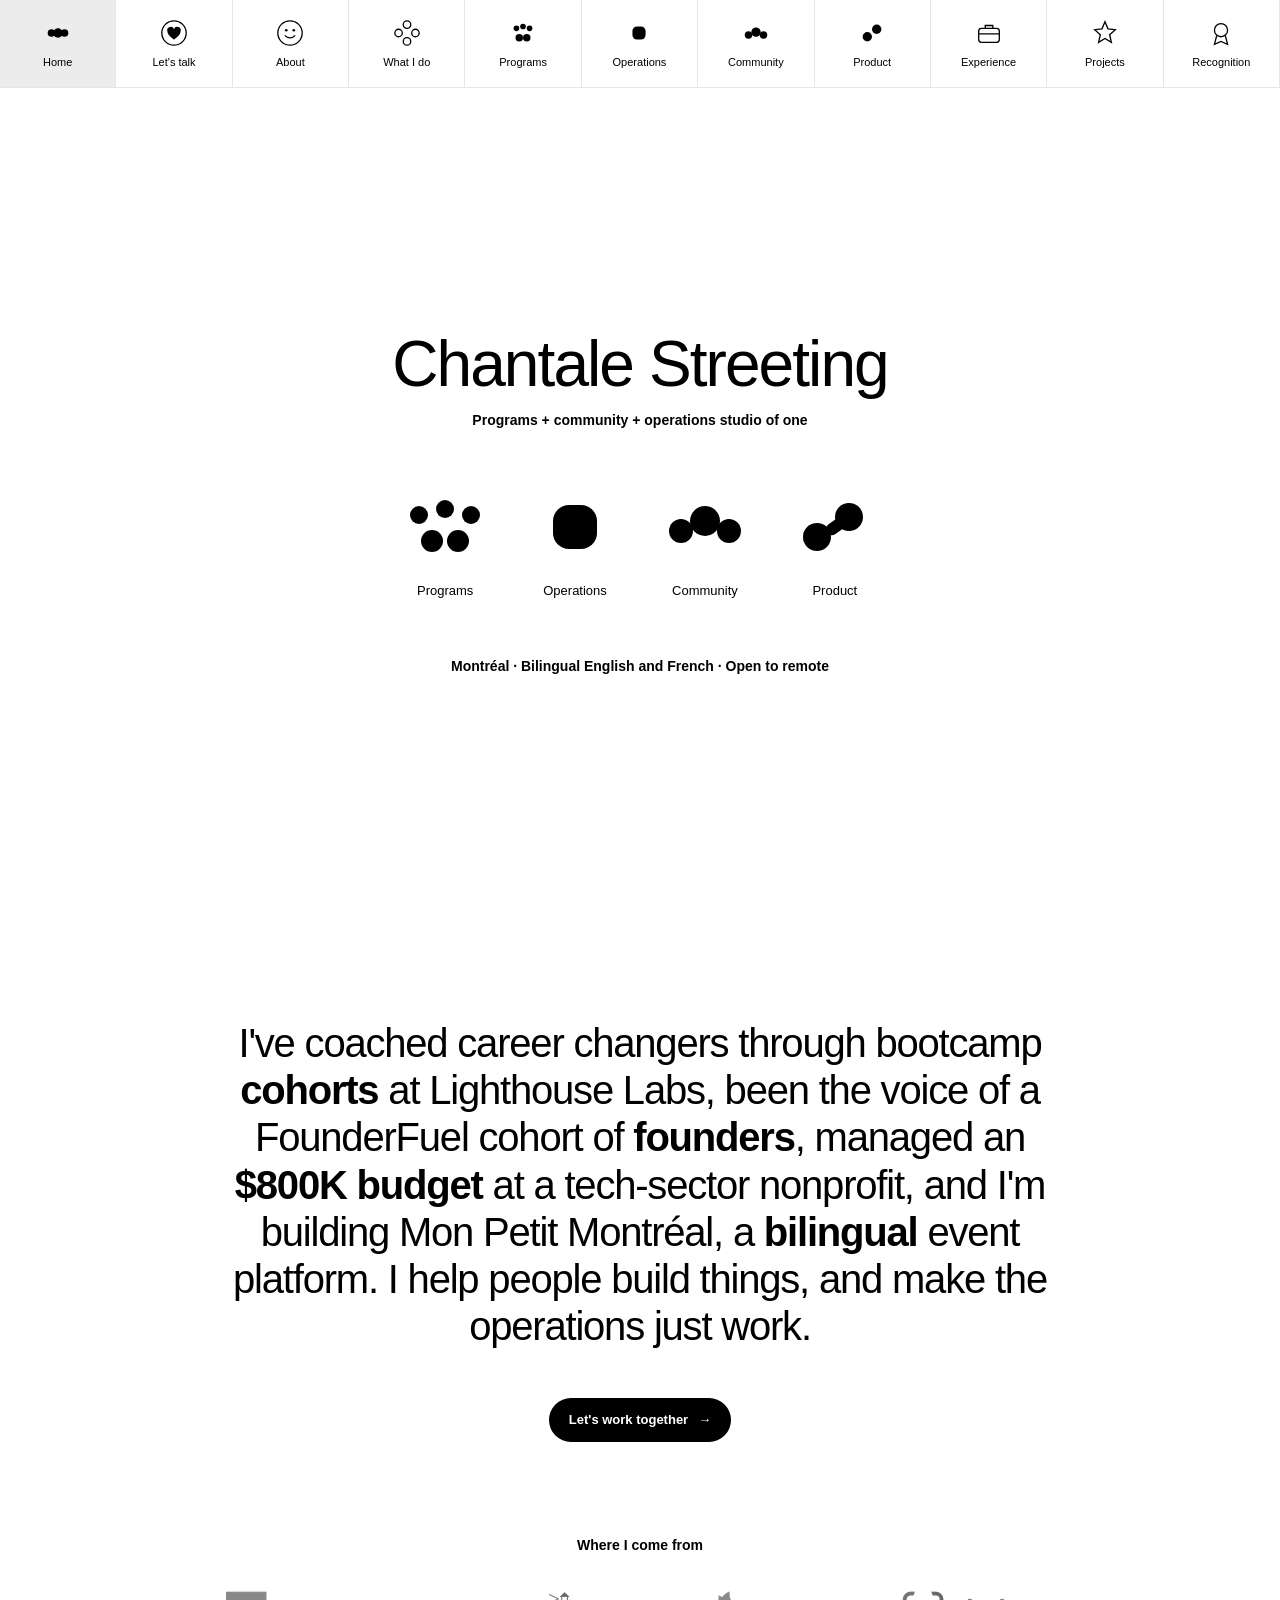
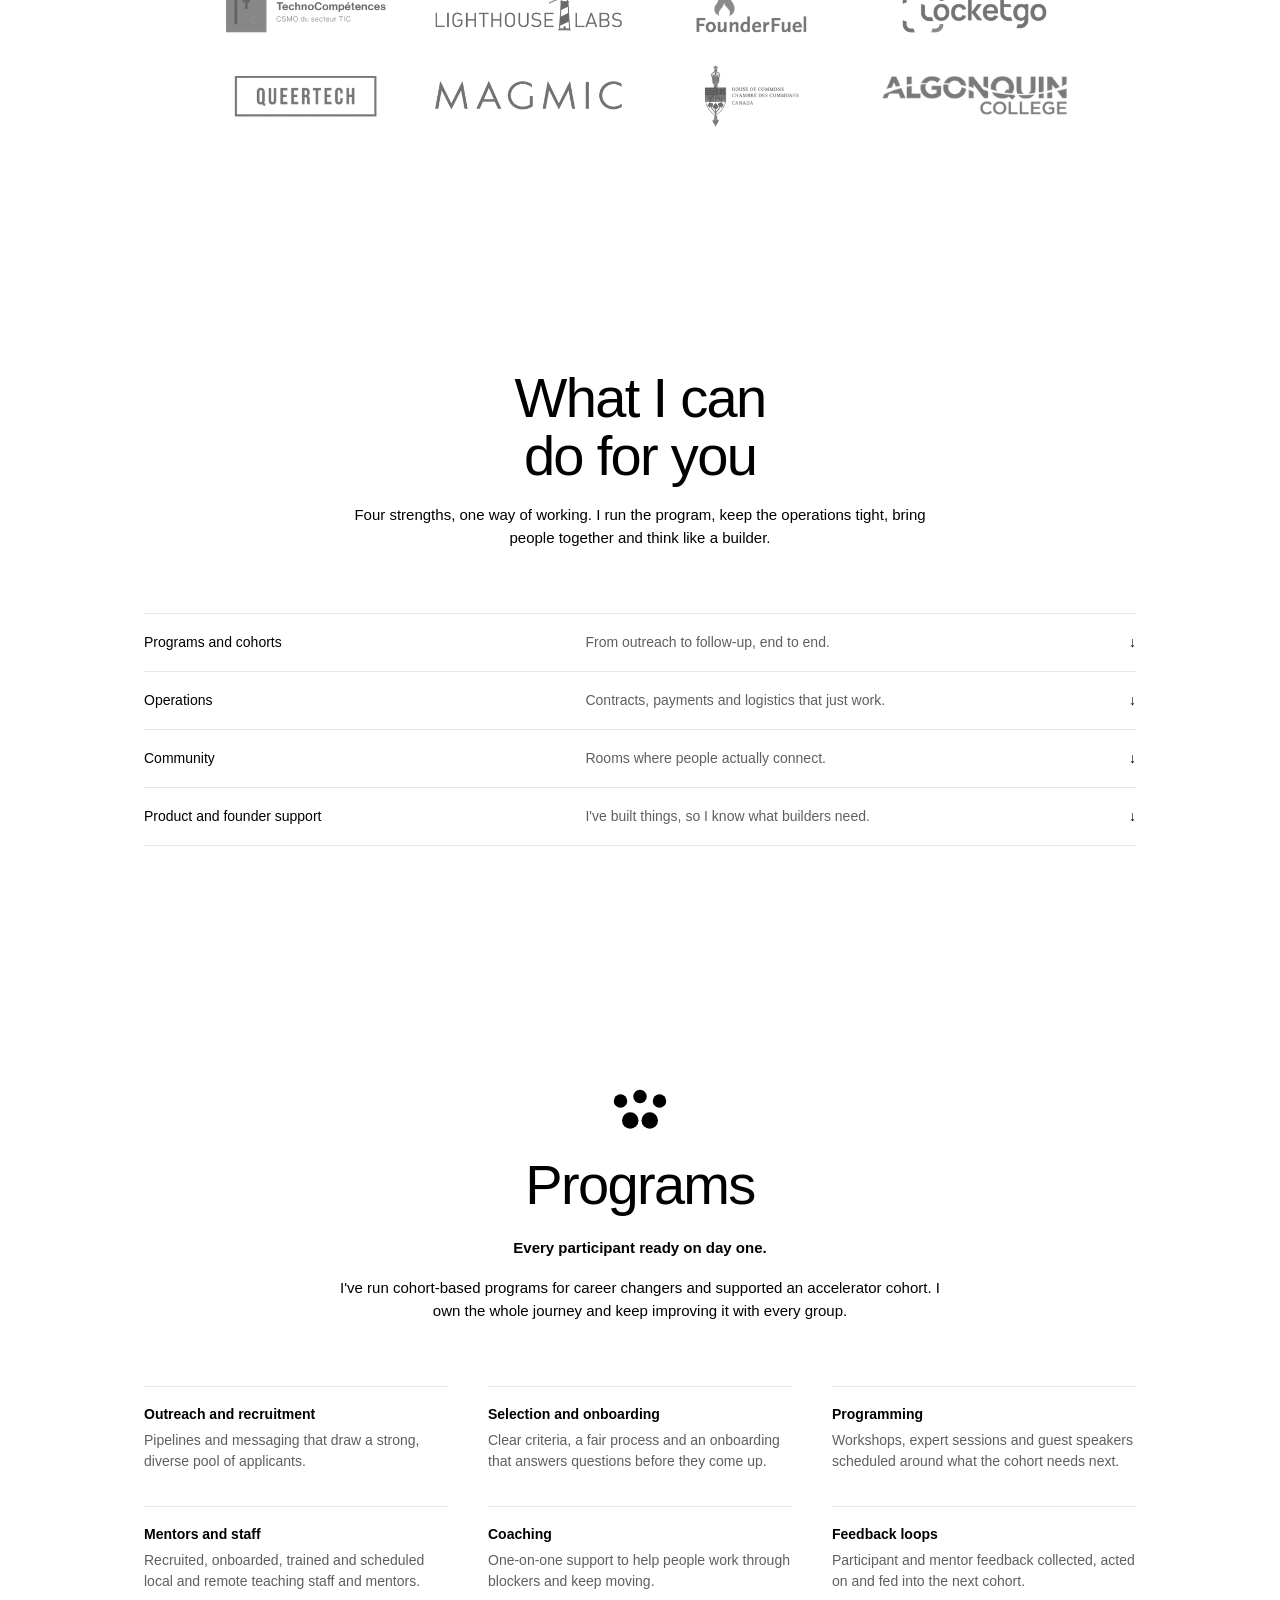
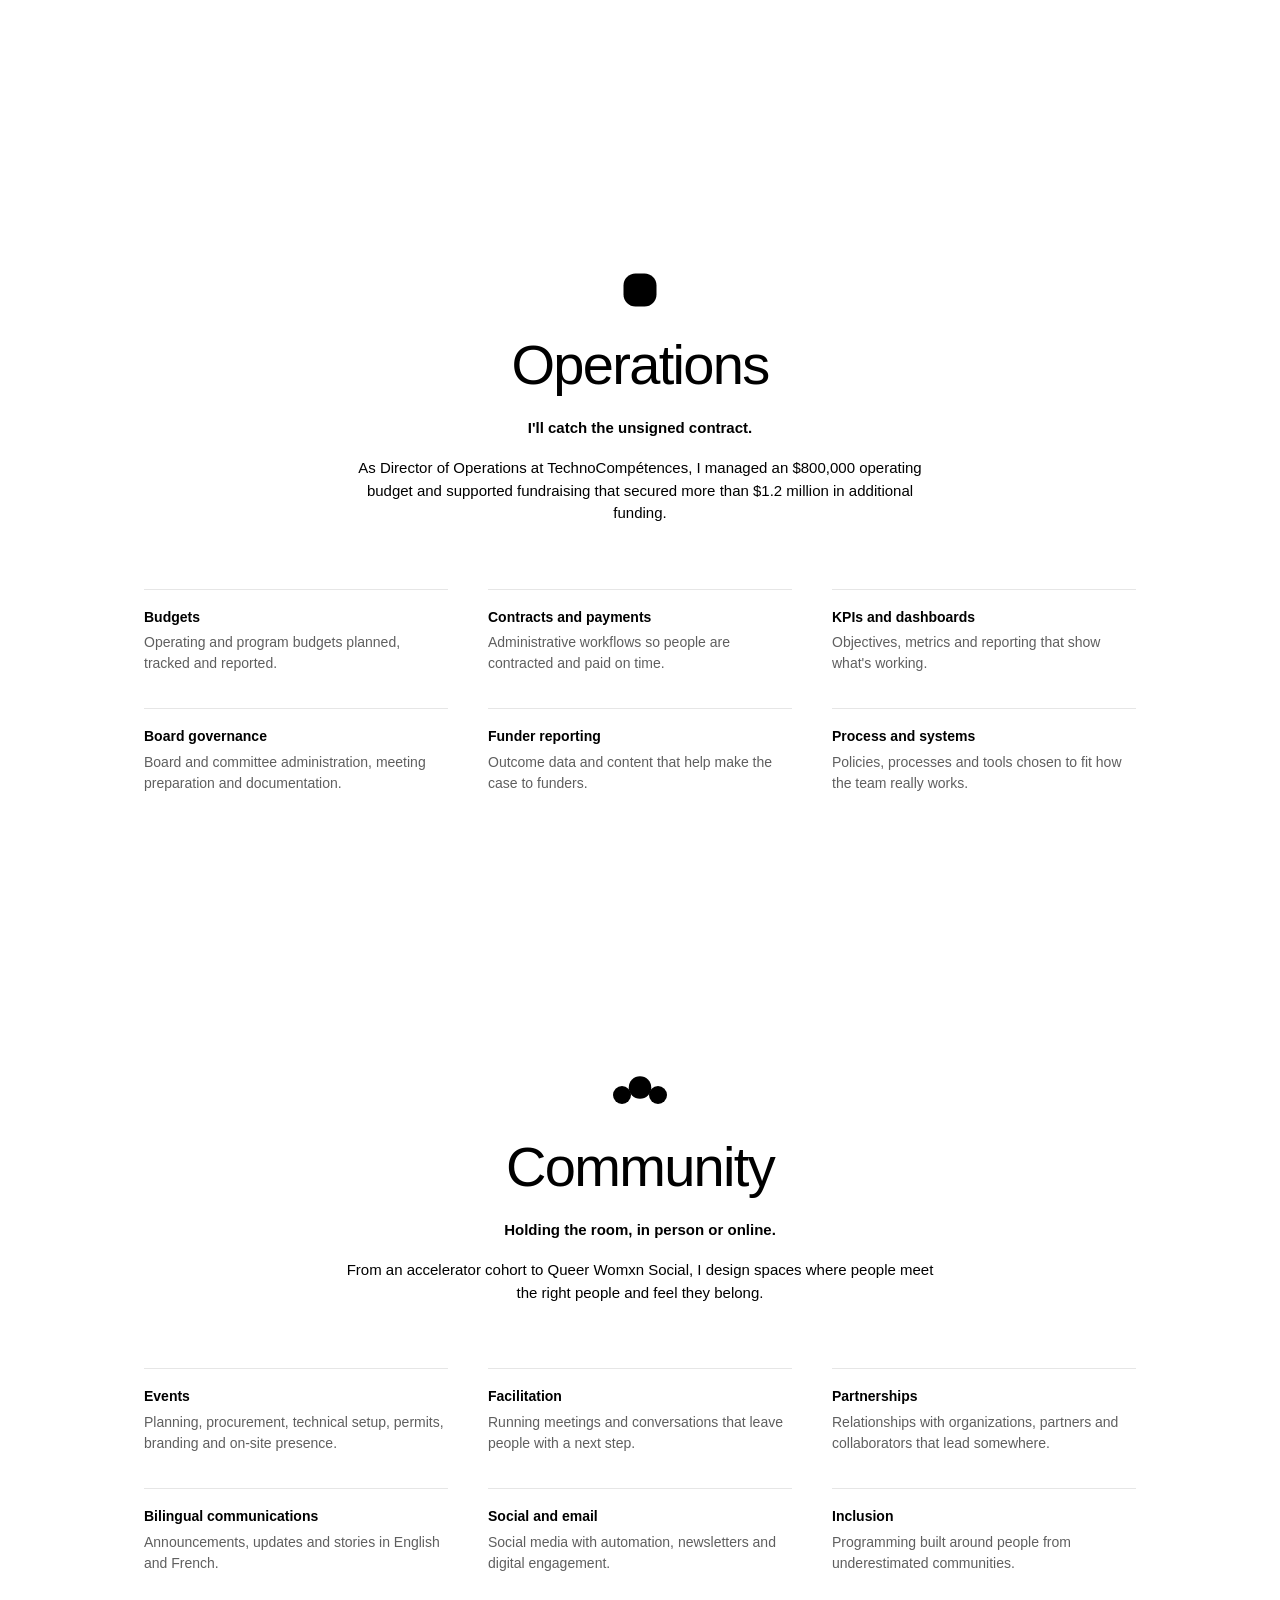
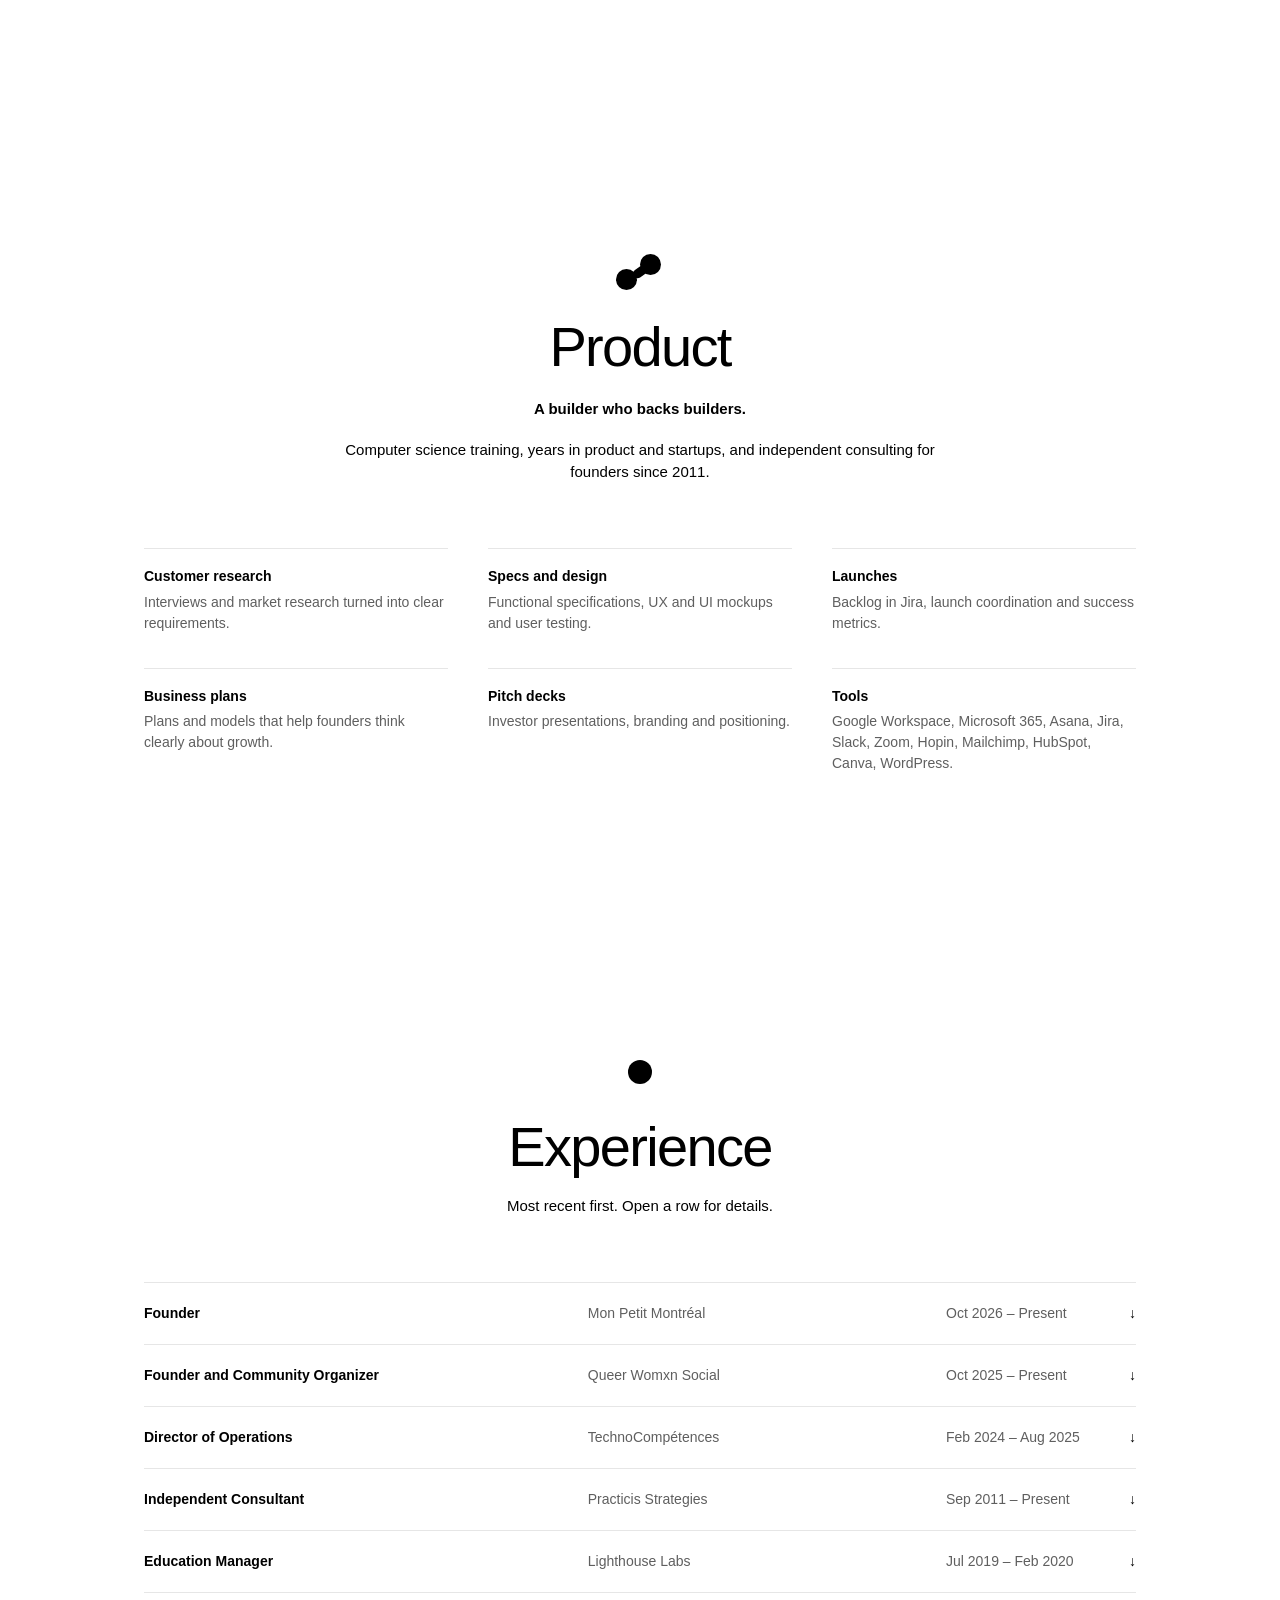
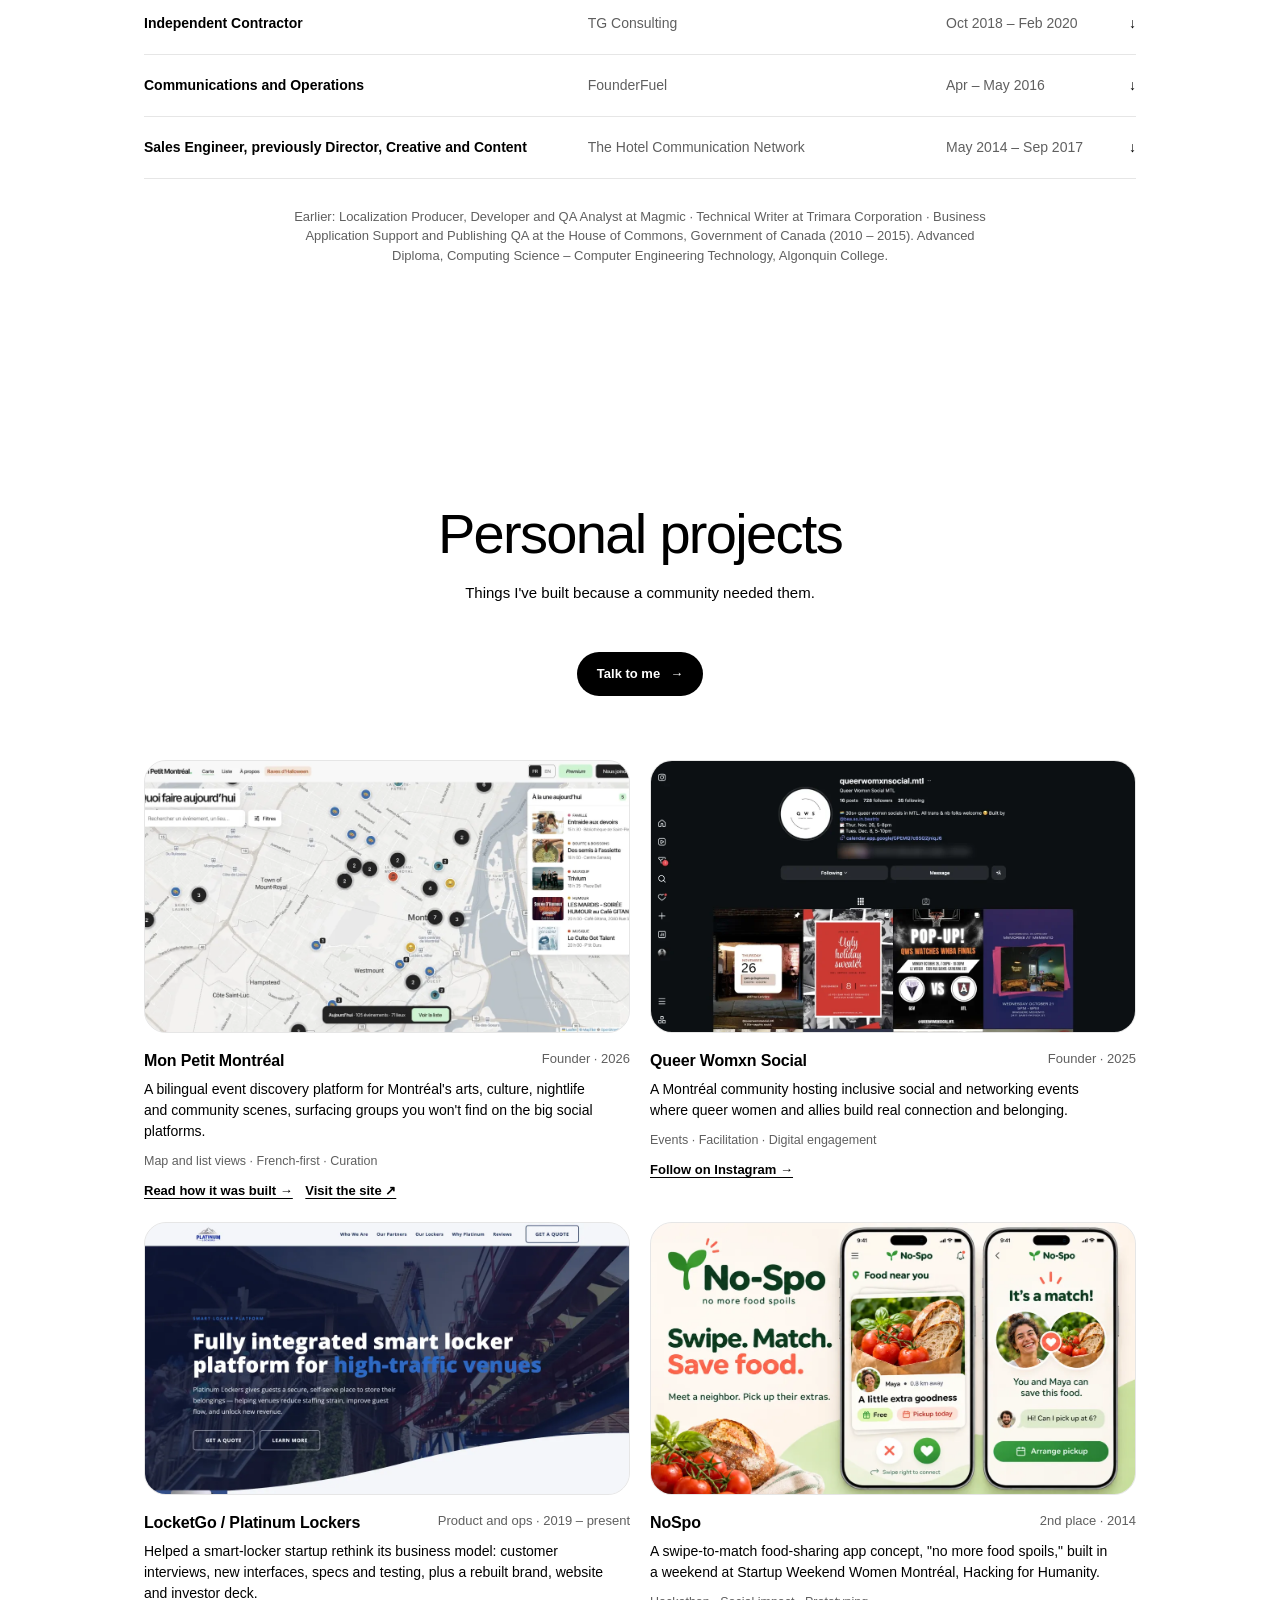
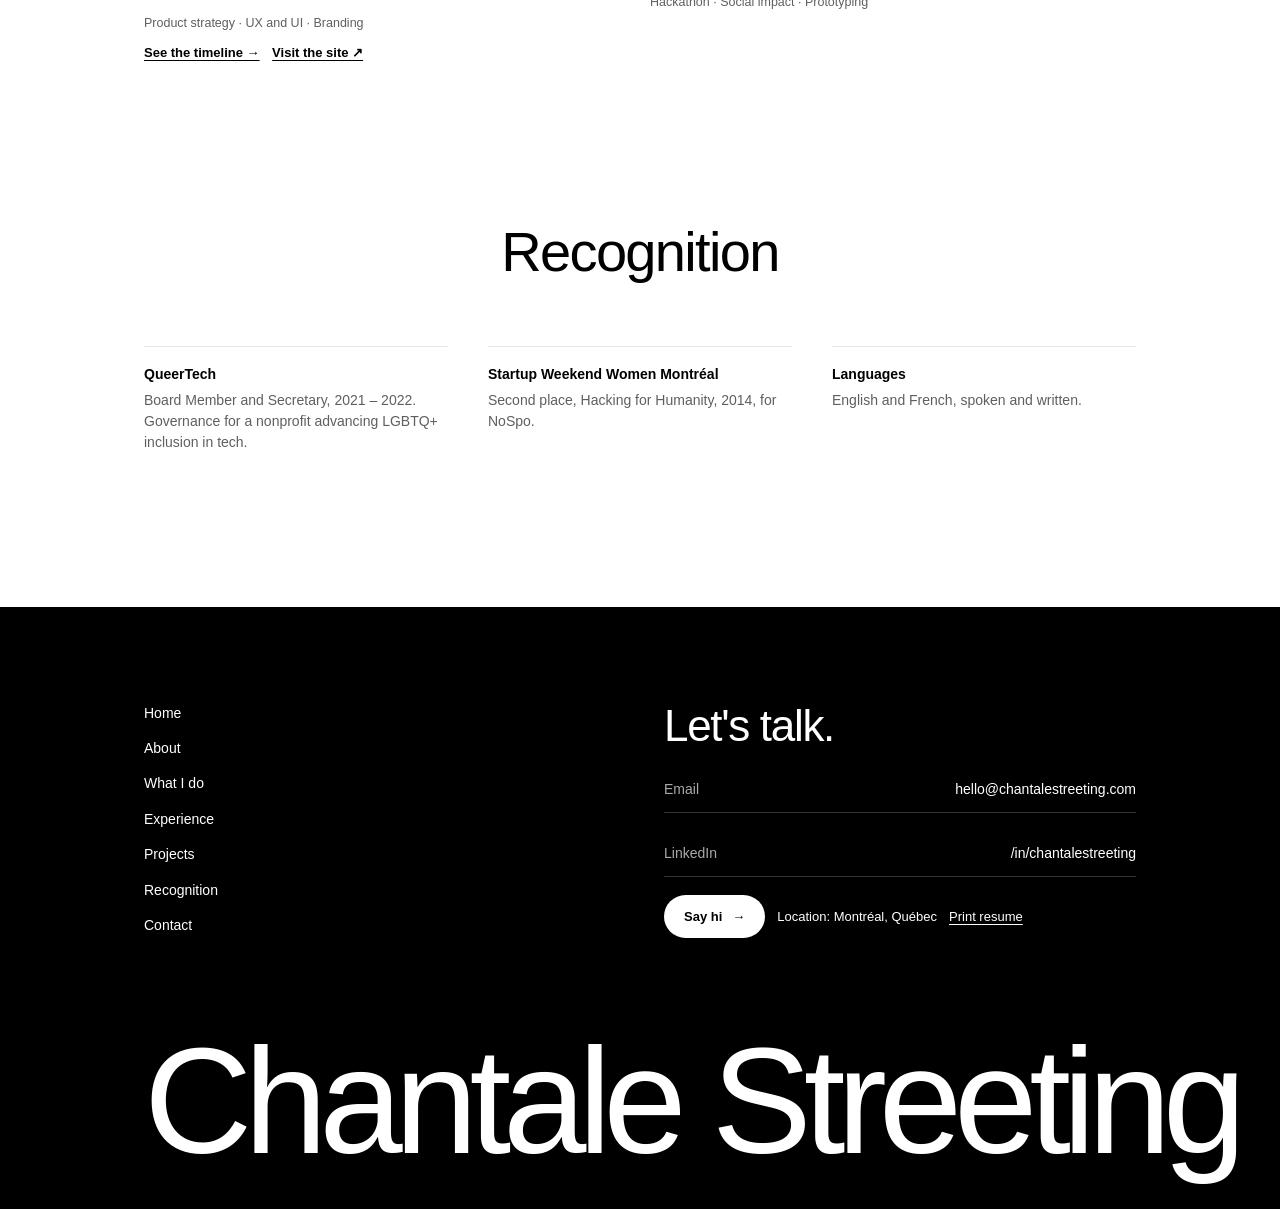
<file: index.html>
<!doctype html>
<html lang="en">
<head>
<meta charset="utf-8">
<meta name="viewport" content="width=device-width, initial-scale=1">
<title>Chantale Streeting</title>
<meta name="description" content="Chantale Streeting — program operator, founder and community builder in Montréal. Resume and portfolio.">
<link rel="canonical" href="https://chantalestreeting.com/">
<meta property="og:type" content="website">
<meta property="og:url" content="https://chantalestreeting.com/">
<meta property="og:title" content="Chantale Streeting">
<meta property="og:description" content="Program operator, founder and community builder in Montréal. Resume and portfolio.">
<meta property="og:image" content="https://chantalestreeting.com/images/mon-petit-montreal.webp">
<meta name="twitter:card" content="summary_large_image">
<link rel="icon" href="data:image/svg+xml,%3Csvg xmlns='http://www.w3.org/2000/svg' viewBox='0 0 32 32'%3E%3Ccircle cx='9' cy='16' r='5'/%3E%3Ccircle cx='17' cy='16' r='6'/%3E%3Ccircle cx='25' cy='16' r='5'/%3E%3C/svg%3E">
<style>
:root{
  --bg:#fff; --ink:#000; --muted:#5f5f5f; --line:#e6e6e6; --soft:#f5f5f5;
  --active:#ececec;
  --dock:88px;
}
*{box-sizing:border-box}
html{scroll-behavior:smooth;scroll-padding-top:var(--dock)}
body{margin:0;background:var(--bg);color:var(--ink);font:15px/1.5 "Helvetica Neue",Helvetica,Arial,sans-serif;-webkit-font-smoothing:antialiased;padding-top:var(--dock)}
a{color:inherit}
h1,h2,h3{font-weight:400;margin:0;letter-spacing:-.03em;line-height:1.05}
p{margin:0}
.wrap{max-width:1040px;margin:0 auto;padding:0 24px}
.center{text-align:center}
section{padding:120px 0}
.skip{position:absolute;left:-999px}.skip:focus{left:16px;top:16px;z-index:99;background:#fff;padding:8px 12px}

/* ---------- blobs (original shapes made of circles) ---------- */
.blob{width:96px;height:64px;display:block;margin:0 auto}
.blob circle,.blob rect{fill:var(--ink)}
.blob .a{animation:drift 6s ease-in-out infinite}
.blob .b{animation:drift 6s ease-in-out infinite reverse}
.blob .c{animation:pulse 5s ease-in-out infinite}
@keyframes drift{0%,100%{transform:translate(0,0)}50%{transform:translate(6px,-4px)}}
@keyframes pulse{0%,100%{transform:scale(1)}50%{transform:scale(1.12)}}
.blob *{transform-box:fill-box;transform-origin:center}
@media (prefers-reduced-motion:reduce){.blob *{animation:none!important}}

/* ---------- hero ---------- */
.hero{min-height:calc(100vh - var(--dock));display:flex;flex-direction:column;justify-content:center;padding:80px 0 60px}
.hero h1{font-size:clamp(44px,7vw,64px)}
.hero .sub{font-weight:600;margin-top:12px;font-size:14px}
.pillars{display:grid;grid-template-columns:repeat(4,1fr);gap:24px;margin:64px 0 56px}
.pillar{text-decoration:none;display:flex;flex-direction:column;align-items:center;gap:22px;font-size:13px}
.pillar:hover .blob{transform:scale(1.08)}
.pillar .blob{transition:transform .3s}
.note{font-weight:600;font-size:14px}
@media (max-width:640px){.pillars{grid-template-columns:repeat(2,1fr);row-gap:40px}}

/* ---------- statement ---------- */
.statement{font-size:clamp(26px,4.2vw,40px);line-height:1.18;letter-spacing:-.03em;max-width:820px;margin:0 auto}
.statement strong{font-weight:700}
.btn{display:inline-flex;align-items:center;gap:10px;background:var(--ink);color:#fff;text-decoration:none;font-size:13px;font-weight:600;padding:12px 20px;border-radius:999px;border:0;cursor:pointer;font-family:inherit}
.btn:hover{background:#262626}
.btn.light{background:#fff;color:#000}
.mt48{margin-top:48px}

.logos{margin-top:96px}
.logos h3{font-size:14px;font-weight:600;letter-spacing:0;margin-bottom:36px}
.logo-row{display:grid;grid-template-columns:repeat(4,1fr);gap:28px 32px;align-items:center;max-width:860px;margin:0 auto}
.logo-row a,.logo-row span{display:block}
.logo-row img{width:auto;height:auto;max-height:46px;max-width:100%;display:block;margin:0 auto;filter:brightness(.55);transition:filter .2s}
.logo-row a:hover img{filter:brightness(.15)}
.logo-row img[alt^="House"]{max-height:66px}
@media (max-width:640px){.logo-row{grid-template-columns:repeat(2,1fr)}}

/* ---------- section heads ---------- */
.head h2{font-size:clamp(38px,6vw,56px)}
.head .tagline{font-weight:600;margin-top:22px;font-size:15px}
.head .intro{color:var(--ink);max-width:600px;margin:18px auto 0;font-size:15px}
.head .blob{margin-bottom:22px;width:72px;height:48px}

/* ---------- list rows ---------- */
.rows{margin-top:64px;border-top:1px solid var(--line);text-align:left}
.row{display:grid;grid-template-columns:1fr 1.2fr 24px;align-items:center;gap:16px;padding:18px 0;border-bottom:1px solid var(--line);text-decoration:none;font-size:14px}
.row .d{color:var(--muted)}
.row .arr{text-align:right}
.row:hover{background:var(--soft)}
@media (max-width:640px){.row{grid-template-columns:1fr 24px}.row .d{grid-column:1;color:var(--muted);margin-top:-10px}.row .arr{grid-row:1;grid-column:2}}

/* ---------- feature grid ---------- */
.grid3{display:grid;grid-template-columns:repeat(3,1fr);gap:0 40px;margin-top:64px;text-align:left}
.cell{border-top:1px solid var(--line);padding:20px 0 34px}
.cell h3{font-size:14px;font-weight:600;letter-spacing:0;margin-bottom:8px}
.cell p{color:var(--muted);font-size:14px}
@media (max-width:820px){.grid3{grid-template-columns:repeat(2,1fr)}}
@media (max-width:560px){.grid3{grid-template-columns:1fr}}

/* ---------- experience ---------- */
.jobs{margin-top:64px;border-top:1px solid var(--line);text-align:left}
details.job{border-bottom:1px solid var(--line)}
details.job summary{list-style:none;cursor:pointer;display:grid;grid-template-columns:1.25fr 1fr 150px 24px;gap:16px;align-items:center;padding:20px 0;font-size:14px}
details.job summary::-webkit-details-marker{display:none}
details.job summary:hover{background:var(--soft)}
details.job .role{font-weight:600}
details.job .org,details.job .when{color:var(--muted)}
details.job .arr{text-align:right;transition:transform .2s}
details.job[open] .arr{transform:rotate(180deg)}
details.job .body{padding:0 0 26px;display:grid;grid-template-columns:1.25fr 1fr;gap:16px 40px}
details.job .ctx{color:var(--muted);font-size:14px}
details.job ul{margin:0;padding-left:18px;font-size:14px}
details.job li{margin-bottom:6px}
details.job .client{grid-column:1/-1;background:var(--soft);border-radius:14px;padding:16px 18px;font-size:14px}
details.job .client b{display:block;margin-bottom:4px}
.earlier{margin-top:28px;color:var(--muted);font-size:13px;text-align:center;max-width:700px;margin-left:auto;margin-right:auto}
@media (max-width:720px){
  details.job summary{grid-template-columns:1fr 24px;gap:2px 12px}
  details.job .org{grid-column:1}details.job .when{grid-column:1;font-size:13px}
  details.job .arr{grid-row:1;grid-column:2}
  details.job .body{grid-template-columns:1fr}
}

/* ---------- projects ---------- */
.cards{display:grid;grid-template-columns:repeat(2,1fr);gap:20px;margin-top:64px;text-align:left}
.card{text-decoration:none;display:block}
.card .img{display:block;aspect-ratio:16/9;border-radius:22px;overflow:hidden;background:var(--soft);border:1px solid var(--line)}
.card .img img{width:100%;height:100%;object-fit:cover;object-position:top center;display:block;transition:transform .4s}
a.card:hover .img img,a.img:hover img{transform:scale(1.03)}
.card .more{display:inline-block;margin-top:10px;font-size:13px;font-weight:600;text-decoration:underline;text-underline-offset:3px}
.card .meta{display:flex;justify-content:space-between;gap:12px;margin-top:16px;font-size:13px}
.card .meta b{font-size:16px;letter-spacing:-.01em}
.card .meta span{color:var(--muted)}
.card p{margin-top:6px;font-size:14px;color:var(--ink);max-width:460px}
.card .chips{margin-top:10px;color:var(--muted);font-size:12.5px}
@media (max-width:640px){.cards{grid-template-columns:1fr}}

/* ---------- footer ---------- */
footer{background:#000;color:#fff;padding:96px 0 40px;overflow:hidden}
.fgrid{display:grid;grid-template-columns:1fr 1fr;gap:48px}
.fnav{list-style:none;margin:0;padding:0;display:grid;gap:12px;font-size:14px}
.fnav a{text-decoration:none}
.fnav a:hover{text-decoration:underline}
footer h2{font-size:clamp(34px,5vw,44px)}
.fcontact{display:grid;gap:18px}
.fcontact .line{border-bottom:1px solid #333;padding:12px 0;color:#aaa;font-size:14px;display:flex;justify-content:space-between;gap:12px;text-decoration:none}
.fcontact .line b{color:#fff;font-weight:400}
.fbtns{display:flex;flex-wrap:wrap;gap:12px;align-items:center;font-size:13px}
.fbtns a.u{text-decoration:underline;text-underline-offset:3px}
.wordmark{font-size:clamp(52px,12.5vw,150px);letter-spacing:-.055em;line-height:.9;margin-top:96px;white-space:nowrap}
@media (max-width:720px){.fgrid{grid-template-columns:1fr}.wordmark{white-space:normal}}

/* ---------- tray (top) ---------- */
.dock{position:fixed;left:0;right:0;top:0;z-index:30;height:var(--dock);background:#fff;border-bottom:1px solid var(--line);display:flex;overflow-x:auto;scrollbar-width:none}
.dock::-webkit-scrollbar{display:none}
.dock a{flex:1 0 88px;display:flex;flex-direction:column;align-items:center;justify-content:center;gap:8px;text-decoration:none;font-size:11px;line-height:1.15;text-align:center;border-right:1px solid var(--line);padding:6px 4px;transition:background .2s}
.dock a:hover{background:var(--soft)}
.dock a.on{background:var(--active)}
.dock svg{width:30px;height:30px;fill:none;stroke:#000;stroke-width:1.4}
.dock svg .f{fill:#000;stroke:none}

@media (max-width:640px){
  .wrap{padding:0 16px}
  section{padding:88px 0}
  :root{--dock:76px}
  .dock a{flex-basis:76px;font-size:10.5px}
  .dock svg{width:26px;height:26px}
}

@media print{
  .dock,.pillars,.btn,.logos,.fbtns,.wordmark,.card .img{display:none!important}
  body{padding:0;font-size:10.5pt}
  section{padding:24pt 0}
  .hero{min-height:0}
  details.job .body{display:grid!important}
  footer{background:#fff;color:#000;padding:0}
  .fcontact .line{color:#000}.fcontact .line b{color:#000}
}
</style>
</head>
<body>
<a class="skip" href="#main">Skip to content</a>

<nav class="dock" aria-label="Sections">
  <a href="#home" data-s="home"><svg viewBox="0 0 32 32"><circle class="f" cx="9" cy="16" r="4"/><circle class="f" cx="16" cy="16" r="5"/><circle class="f" cx="23" cy="16" r="4"/></svg>Home</a>
  <a href="#contact" data-s="contact"><svg viewBox="0 0 32 32"><circle cx="16" cy="16" r="13"/><path class="f" d="M16 23s-7-4.3-7-8.6A3.6 3.6 0 0 1 16 12a3.6 3.6 0 0 1 7 2.4C23 18.7 16 23 16 23z"/></svg>Let's talk</a>
  <a href="#about" data-s="about"><svg viewBox="0 0 32 32"><circle cx="16" cy="16" r="13"/><circle class="f" cx="12" cy="13" r="1.4"/><circle class="f" cx="20" cy="13" r="1.4"/><path d="M10.5 18.5c3 3.5 8 3.5 11 0"/></svg>About</a>
  <a href="#services" data-s="services"><svg viewBox="0 0 32 32"><circle cx="16" cy="7" r="4"/><circle cx="7" cy="16" r="4"/><circle cx="25" cy="16" r="4"/><circle cx="16" cy="25" r="4"/></svg>What I do</a>
  <a href="#programs" data-s="programs"><svg viewBox="0 0 32 32"><circle class="f" cx="9" cy="11" r="3"/><circle class="f" cx="16" cy="9" r="3"/><circle class="f" cx="23" cy="11" r="3"/><circle class="f" cx="12" cy="21" r="4"/><circle class="f" cx="20" cy="21" r="4"/></svg>Programs</a>
  <a href="#operations" data-s="operations"><svg viewBox="0 0 32 32"><rect class="f" x="9" y="9" width="14" height="14" rx="5"/></svg>Operations</a>
  <a href="#community-building" data-s="community-building"><svg viewBox="0 0 32 32"><circle class="f" cx="8" cy="18" r="4"/><circle class="f" cx="16" cy="15" r="5"/><circle class="f" cx="24" cy="18" r="4"/></svg>Community</a>
  <a href="#product" data-s="product"><svg viewBox="0 0 32 32"><circle class="f" cx="11" cy="20" r="5"/><circle class="f" cx="21" cy="12" r="5"/></svg>Product</a>
  <a href="#experience" data-s="experience"><svg viewBox="0 0 32 32"><rect x="5" y="11" width="22" height="15" rx="3"/><path d="M12 11V8h8v3M5 17h22"/></svg>Experience</a>
  <a href="#projects" data-s="projects"><svg viewBox="0 0 32 32"><path d="M16 4l3.2 7.6L27 12.5l-6 5.3 1.8 8.2L16 21.8 9.2 26l1.8-8.2-6-5.3 7.8-.9z"/></svg>Projects</a>
  <a href="#recognition" data-s="recognition"><svg viewBox="0 0 32 32"><circle cx="16" cy="13" r="7"/><path d="M11.5 18.5L9 28l7-3 7 3-2.5-9.5"/></svg>Recognition</a>
</nav>

<!-- reusable blob shapes -->
<svg width="0" height="0" style="position:absolute" aria-hidden="true">
  <defs>
    <symbol id="b-programs" viewBox="0 0 96 64"><circle class="a" cx="22" cy="20" r="9"/><circle class="b" cx="48" cy="14" r="9"/><circle class="a" cx="74" cy="20" r="9"/><circle class="c" cx="35" cy="46" r="11"/><circle class="b" cx="61" cy="46" r="11"/></symbol>
    <symbol id="b-ops" viewBox="0 0 96 64"><rect class="c" x="26" y="10" width="44" height="44" rx="16"/></symbol>
    <symbol id="b-community" viewBox="0 0 96 64"><circle class="a" cx="24" cy="36" r="12"/><circle class="c" cx="48" cy="26" r="15"/><circle class="b" cx="72" cy="36" r="12"/></symbol>
    <symbol id="b-product" viewBox="0 0 96 64"><circle class="a" cx="30" cy="42" r="14"/><circle class="b" cx="62" cy="22" r="14"/><rect class="c" x="38" y="26" width="20" height="12" rx="6" transform="rotate(-35 48 32)"/></symbol>
    <symbol id="b-dot" viewBox="0 0 96 64"><circle class="c" cx="48" cy="32" r="16"/></symbol>
  </defs>
</svg>

<main id="main">
  <!-- HERO -->
  <section class="hero center" id="home">
    <div class="wrap">
      <h1>Chantale Streeting</h1>
      <div class="sub">Programs + community + operations studio of one</div>
      <div class="pillars">
        <a class="pillar" href="#programs"><svg class="blob"><use href="#b-programs"/></svg>Programs</a>
        <a class="pillar" href="#operations"><svg class="blob"><use href="#b-ops"/></svg>Operations</a>
        <a class="pillar" href="#community-building"><svg class="blob"><use href="#b-community"/></svg>Community</a>
        <a class="pillar" href="#product"><svg class="blob"><use href="#b-product"/></svg>Product</a>
      </div>
      <div class="note">Montréal · Bilingual English and French · Open to remote</div>
    </div>
  </section>

  <!-- ABOUT -->
  <section class="center" id="about">
    <div class="wrap">
      <p class="statement">I've coached career changers through bootcamp <strong>cohorts</strong> at Lighthouse Labs, been the voice of a FounderFuel cohort of <strong>founders</strong>, managed an <strong>$800K budget</strong> at a tech-sector nonprofit, and I'm building Mon Petit Montréal, a <strong>bilingual</strong> event platform. I help people build things, and make the operations just work.</p>
      <div class="mt48"><a class="btn" href="#contact">Let's work together <span aria-hidden="true">→</span></a></div>

      <div class="logos" id="background">
        <h3>Where I come from</h3>
        <div class="logo-row">
          <a href="https://www.technocompetences.qc.ca/" target="_blank" rel="noopener" title="TechnoCompétences"><img src="images/logos/technocompetences.webp" width="273" height="76" loading="lazy" alt="TechnoCompétences"></a>
          <a href="https://ca.linkedin.com/school/lighthouse-labs/" target="_blank" rel="noopener" title="Lighthouse Labs"><img src="images/logos/lighthouse-labs.webp" width="363" height="83" loading="lazy" alt="Lighthouse Labs"></a>
          <a href="https://www.founderfuel.com/" target="_blank" rel="noopener" title="FounderFuel"><img src="images/logos/founderfuel.webp" width="207" height="83" loading="lazy" alt="FounderFuel"></a>
          <a href="https://www.platinumlockers.com/" target="_blank" rel="noopener" title="LocketGo"><img src="images/logos/locketgo.webp" width="252" height="78" loading="lazy" alt="LocketGo"></a>
          <a href="https://www.queertech.org/" target="_blank" rel="noopener" title="QueerTech"><img src="images/logos/queertech.webp" width="252" height="79" loading="lazy" alt="QueerTech"></a>
          <a href="https://www.magmic.com/" target="_blank" rel="noopener" title="Magmic"><img src="images/logos/magmic.webp" width="362" height="63" loading="lazy" alt="Magmic"></a>
          <a href="https://www.ourcommons.ca/" target="_blank" rel="noopener" title="House of Commons of Canada"><img src="images/logos/house-of-commons.webp" width="159" height="106" loading="lazy" alt="House of Commons of Canada"></a>
          <a href="https://www.algonquincollege.com/" target="_blank" rel="noopener" title="Algonquin College"><img src="images/logos/algonquin-college.webp" width="252" height="60" loading="lazy" alt="Algonquin College"></a>
        </div>
      </div>
    </div>
  </section>

  <!-- WHAT I DO -->
  <section class="center" id="services">
    <div class="wrap">
      <div class="head">
        <h2>What I can<br>do for you</h2>
        <p class="intro">Four strengths, one way of working. I run the program, keep the operations tight, bring people together and think like a builder.</p>
      </div>
      <div class="rows">
        <a class="row" href="#programs"><span>Programs and cohorts</span><span class="d">From outreach to follow-up, end to end.</span><span class="arr">↓</span></a>
        <a class="row" href="#operations"><span>Operations</span><span class="d">Contracts, payments and logistics that just work.</span><span class="arr">↓</span></a>
        <a class="row" href="#community-building"><span>Community</span><span class="d">Rooms where people actually connect.</span><span class="arr">↓</span></a>
        <a class="row" href="#product"><span>Product and founder support</span><span class="d">I've built things, so I know what builders need.</span><span class="arr">↓</span></a>
      </div>
    </div>
  </section>

  <section class="center" id="programs">
    <div class="wrap">
      <div class="head">
        <svg class="blob"><use href="#b-programs"/></svg>
        <h2>Programs</h2>
        <p class="tagline">Every participant ready on day one.</p>
        <p class="intro">I've run cohort-based programs for career changers and supported an accelerator cohort. I own the whole journey and keep improving it with every group.</p>
      </div>
      <div class="grid3">
        <div class="cell"><h3>Outreach and recruitment</h3><p>Pipelines and messaging that draw a strong, diverse pool of applicants.</p></div>
        <div class="cell"><h3>Selection and onboarding</h3><p>Clear criteria, a fair process and an onboarding that answers questions before they come up.</p></div>
        <div class="cell"><h3>Programming</h3><p>Workshops, expert sessions and guest speakers scheduled around what the cohort needs next.</p></div>
        <div class="cell"><h3>Mentors and staff</h3><p>Recruited, onboarded, trained and scheduled local and remote teaching staff and mentors.</p></div>
        <div class="cell"><h3>Coaching</h3><p>One-on-one support to help people work through blockers and keep moving.</p></div>
        <div class="cell"><h3>Feedback loops</h3><p>Participant and mentor feedback collected, acted on and fed into the next cohort.</p></div>
      </div>
    </div>
  </section>

  <section class="center" id="operations">
    <div class="wrap">
      <div class="head">
        <svg class="blob"><use href="#b-ops"/></svg>
        <h2>Operations</h2>
        <p class="tagline">I'll catch the unsigned contract.</p>
        <p class="intro">As Director of Operations at TechnoCompétences, I managed an $800,000 operating budget and supported fundraising that secured more than $1.2 million in additional funding.</p>
      </div>
      <div class="grid3">
        <div class="cell"><h3>Budgets</h3><p>Operating and program budgets planned, tracked and reported.</p></div>
        <div class="cell"><h3>Contracts and payments</h3><p>Administrative workflows so people are contracted and paid on time.</p></div>
        <div class="cell"><h3>KPIs and dashboards</h3><p>Objectives, metrics and reporting that show what's working.</p></div>
        <div class="cell"><h3>Board governance</h3><p>Board and committee administration, meeting preparation and documentation.</p></div>
        <div class="cell"><h3>Funder reporting</h3><p>Outcome data and content that help make the case to funders.</p></div>
        <div class="cell"><h3>Process and systems</h3><p>Policies, processes and tools chosen to fit how the team really works.</p></div>
      </div>
    </div>
  </section>

  <section class="center" id="community-building">
    <div class="wrap">
      <div class="head">
        <svg class="blob"><use href="#b-community"/></svg>
        <h2>Community</h2>
        <p class="tagline">Holding the room, in person or online.</p>
        <p class="intro">From an accelerator cohort to Queer Womxn Social, I design spaces where people meet the right people and feel they belong.</p>
      </div>
      <div class="grid3">
        <div class="cell"><h3>Events</h3><p>Planning, procurement, technical setup, permits, branding and on-site presence.</p></div>
        <div class="cell"><h3>Facilitation</h3><p>Running meetings and conversations that leave people with a next step.</p></div>
        <div class="cell"><h3>Partnerships</h3><p>Relationships with organizations, partners and collaborators that lead somewhere.</p></div>
        <div class="cell"><h3>Bilingual communications</h3><p>Announcements, updates and stories in English and French.</p></div>
        <div class="cell"><h3>Social and email</h3><p>Social media with automation, newsletters and digital engagement.</p></div>
        <div class="cell"><h3>Inclusion</h3><p>Programming built around people from underestimated communities.</p></div>
      </div>
    </div>
  </section>

  <section class="center" id="product">
    <div class="wrap">
      <div class="head">
        <svg class="blob"><use href="#b-product"/></svg>
        <h2>Product</h2>
        <p class="tagline">A builder who backs builders.</p>
        <p class="intro">Computer science training, years in product and startups, and independent consulting for founders since 2011.</p>
      </div>
      <div class="grid3">
        <div class="cell"><h3>Customer research</h3><p>Interviews and market research turned into clear requirements.</p></div>
        <div class="cell"><h3>Specs and design</h3><p>Functional specifications, UX and UI mockups and user testing.</p></div>
        <div class="cell"><h3>Launches</h3><p>Backlog in Jira, launch coordination and success metrics.</p></div>
        <div class="cell"><h3>Business plans</h3><p>Plans and models that help founders think clearly about growth.</p></div>
        <div class="cell"><h3>Pitch decks</h3><p>Investor presentations, branding and positioning.</p></div>
        <div class="cell"><h3>Tools</h3><p>Google Workspace, Microsoft 365, Asana, Jira, Slack, Zoom, Hopin, Mailchimp, HubSpot, Canva, WordPress.</p></div>
      </div>
    </div>
  </section>

  <!-- EXPERIENCE -->
  <section class="center" id="experience">
    <div class="wrap">
      <div class="head">
        <svg class="blob"><use href="#b-dot"/></svg>
        <h2>Experience</h2>
        <p class="intro">Most recent first. Open a row for details.</p>
      </div>
      <div class="jobs">
        <details class="job"><summary><span class="role">Founder</span><span class="org">Mon Petit Montréal</span><span class="when">Oct 2026 – Present</span><span class="arr">↓</span></summary>
          <div class="body"><p class="ctx">Bilingual community event discovery platform, Montréal.</p><ul><li>Built a French-first, English-accessible platform connecting people with arts, culture, nightlife and community organizations, including groups outside mainstream social platforms.</li><li>Own product vision, curation and community partnerships.</li></ul></div></details>
        <details class="job"><summary><span class="role">Founder and Community Organizer</span><span class="org">Queer Womxn Social</span><span class="when">Oct 2025 – Present</span><span class="arr">↓</span></summary>
          <div class="body"><p class="ctx">Montréal community and event series.</p><ul><li>Design and host inclusive social and networking events that help members build real connection and belonging.</li><li>Run the full event cycle: programming, promotion, ticketing, communications, facilitation and follow-up.</li></ul></div></details>
        <details class="job"><summary><span class="role">Director of Operations</span><span class="org">TechnoCompétences</span><span class="when">Feb 2024 – Aug 2025</span><span class="arr">↓</span></summary>
          <div class="body"><p class="ctx">Nonprofit workforce development for Québec's information and communications technology sector.</p><ul><li>Led operations alongside the executive director, board and program teams.</li><li>Managed an $800,000 operating budget and supported fundraising that secured more than $1.2 million in additional funding.</li><li>Built KPIs, dashboards and reporting; coordinated board and committee governance.</li></ul></div></details>
        <details class="job"><summary><span class="role">Independent Consultant</span><span class="org">Practicis Strategies</span><span class="when">Sep 2011 – Present</span><span class="arr">↓</span></summary>
          <div class="body"><p class="ctx">Fractional COO, operations, product and startup advisory.</p><ul><li>Advise nonprofits, startups and small businesses on operations, process improvement, systems, budgeting and execution.</li><li>Support founders with business plans, investor pitch decks, branding and digital marketing strategy.</li></ul>
          <div class="client"><b>Client engagement: LocketGo / Platinum Lockers · Apr 2019 – Present, with breaks</b>Director of Operations, previously Product Manager and Product Marketing Manager. Helped pivot the business model through customer research, UX, specs and testing; ran the Jira backlog and launches; rebuilt the brand and website.</div></div></details>
        <details class="job"><summary><span class="role">Education Manager</span><span class="org">Lighthouse Labs</span><span class="when">Jul 2019 – Feb 2020</span><span class="arr">↓</span></summary>
          <div class="body"><p class="ctx">Web development bootcamp for career changers.</p><ul><li>Operated cohort programs from onboarding through graduation and first-job support.</li><li>Coached students one on one and tracked progress to clear learning blockers.</li><li>Recruited, onboarded and scheduled teaching staff and mentors; managed the delivery budget.</li><li>Used student and mentor feedback to improve each cohort.</li></ul></div></details>
        <details class="job"><summary><span class="role">Independent Contractor</span><span class="org">TG Consulting</span><span class="when">Oct 2018 – Feb 2020</span><span class="arr">↓</span></summary>
          <div class="body"><p class="ctx">Tech and startup consulting.</p><ul><li>Business plans, investor presentations and product requirements for tech startups.</li></ul></div></details>
        <details class="job"><summary><span class="role">Communications and Operations</span><span class="org">FounderFuel</span><span class="when">Apr – May 2016</span><span class="arr">↓</span></summary>
          <div class="body"><p class="ctx">Canada's leading venture accelerator. Contract.</p><ul><li>Communications voice of the Spring 2016 cohort for founders, mentors, partners and the startup ecosystem.</li><li>Planned and ran cohort events on site: procurement, technical setup, permits and branding.</li></ul></div></details>
        <details class="job"><summary><span class="role">Sales Engineer, previously Director, Creative and Content</span><span class="org">The Hotel Communication Network</span><span class="when">May 2014 – Sep 2017</span><span class="arr">↓</span></summary>
          <div class="body"><p class="ctx">In-room hotel technology.</p><ul><li>Product demos to hotel executives, requirements gathering, RFPs and on-site deployments.</li><li>Earlier led ad creative, copywriting and in-room app content.</li></ul></div></details>
      </div>
      <p class="earlier">Earlier: Localization Producer, Developer and QA Analyst at Magmic · Technical Writer at Trimara Corporation · Business Application Support and Publishing QA at the House of Commons, Government of Canada (2010 – 2015). Advanced Diploma, Computing Science – Computer Engineering Technology, Algonquin College.</p>
    </div>
  </section>

  <!-- PROJECTS -->
  <section class="center" id="projects">
    <div class="wrap">
      <div class="head">
        <h2>Personal projects</h2>
        <p class="intro">Things I've built because a community needed them.</p>
        <div class="mt48"><a class="btn" href="#contact">Talk to me <span aria-hidden="true">→</span></a></div>
      </div>
      <div class="cards">
        <article class="card"><a class="img" href="mon-petit-montreal/"><img src="images/mon-petit-montreal.webp" width="1200" height="629" loading="lazy" alt="Mon Petit Montréal map view showing events across Montréal with a list of today's featured events"></a>
          <div class="meta"><b>Mon Petit Montréal</b><span>Founder · 2026</span></div>
          <p>A bilingual event discovery platform for Montréal's arts, culture, nightlife and community scenes, surfacing groups you won't find on the big social platforms.</p>
          <div class="chips">Map and list views · French-first · Curation</div>
          <a class="more" href="mon-petit-montreal/">Read how it was built →</a> &nbsp; <a class="more" href="https://monpetitmontreal.com/" target="_blank" rel="noopener">Visit the site ↗</a></article>
        <article class="card"><div class="img"><img src="images/queer-womxn-social.webp" width="1200" height="680" loading="lazy" alt="Queer Womxn Social Instagram profile with event posters for upcoming socials"></div>
          <div class="meta"><b>Queer Womxn Social</b><span>Founder · 2025</span></div>
          <p>A Montréal community hosting inclusive social and networking events where queer women and allies build real connection and belonging.</p>
          <div class="chips">Events · Facilitation · Digital engagement</div>
          <a class="more" href="https://www.instagram.com/queerwomxnsocial.mtl/" target="_blank" rel="noopener">Follow on Instagram →</a></article>
        <article class="card"><a class="img" href="platinum-lockers/"><img src="images/platinum-lockers.webp" width="1200" height="683" loading="lazy" alt="Platinum Lockers website: fully integrated smart locker platform for high-traffic venues"></a>
          <div class="meta"><b>LocketGo / Platinum Lockers</b><span>Product and ops · 2019 – present</span></div>
          <p>Helped a smart-locker startup rethink its business model: customer interviews, new interfaces, specs and testing, plus a rebuilt brand, website and investor deck.</p>
          <div class="chips">Product strategy · UX and UI · Branding</div>
          <a class="more" href="platinum-lockers/">See the timeline →</a> &nbsp; <a class="more" href="https://platinumlockers.com/" target="_blank" rel="noopener">Visit the site ↗</a></article>
        <article class="card"><div class="img"><img src="images/nospo.webp" width="1200" height="675" loading="lazy" alt="No-Spo app concept: swipe, match and save food with neighbours"></div>
          <div class="meta"><b>NoSpo</b><span>2nd place · 2014</span></div>
          <p>A swipe-to-match food-sharing app concept, "no more food spoils," built in a weekend at Startup Weekend Women Montréal, Hacking for Humanity.</p>
          <div class="chips">Hackathon · Social impact · Prototyping</div></article>
      </div>
    </div>
  </section>

  <!-- RECOGNITION -->
  <section class="center" id="recognition" style="padding-top:40px">
    <div class="wrap">
      <div class="head"><h2>Recognition</h2></div>
      <div class="grid3">
        <div class="cell"><h3>QueerTech</h3><p>Board Member and Secretary, 2021 – 2022. Governance for a nonprofit advancing LGBTQ+ inclusion in tech.</p></div>
        <div class="cell"><h3>Startup Weekend Women Montréal</h3><p>Second place, Hacking for Humanity, 2014, for NoSpo.</p></div>
        <div class="cell"><h3>Languages</h3><p>English and French, spoken and written.</p></div>
      </div>
    </div>
  </section>
</main>

<footer id="contact">
  <div class="wrap">
    <div class="fgrid">
      <ul class="fnav">
        <li><a href="#home">Home</a></li><li><a href="#about">About</a></li><li><a href="#services">What I do</a></li>
        <li><a href="#experience">Experience</a></li><li><a href="#projects">Projects</a></li><li><a href="#recognition">Recognition</a></li><li><a href="#contact">Contact</a></li>
      </ul>
      <div class="fcontact">
        <h2>Let's talk.</h2>
        <a class="line" href="mailto:hello@chantalestreeting.com"><span>Email</span><b>hello@chantalestreeting.com</b></a>
        <a class="line" href="https://www.linkedin.com/in/chantalestreeting" target="_blank" rel="noopener"><span>LinkedIn</span><b>/in/chantalestreeting</b></a>
        <div class="fbtns">
          <a class="btn light" href="mailto:hello@chantalestreeting.com">Say hi <span aria-hidden="true">→</span></a>
          <span>Location: Montréal, Québec</span>
          <a class="u" href="#" onclick="window.print();return false;">Print resume</a>
        </div>
      </div>
    </div>
    <div class="wordmark" aria-hidden="true">Chantale Streeting</div>
  </div>
</footer>

<script>
(function(){
  var links=[].slice.call(document.querySelectorAll('.dock a'));
  var dock=document.querySelector('.dock');
  function setOn(id){
    links.forEach(function(a){
      var on=a.dataset.s===id; a.classList.toggle('on',on);
      if(on && dock.scrollWidth>dock.clientWidth){var l=a.offsetLeft-(dock.clientWidth-a.offsetWidth)/2; dock.scrollTo({left:l,behavior:'smooth'});}
    });
  }
  var secs=[].slice.call(document.querySelectorAll('section[id], footer[id]')).filter(function(s){
    return links.some(function(a){return a.dataset.s===s.id;});
  });
  var current='', ticking=false;
  function update(){
    ticking=false;
    var id=secs[0].id, mark=innerHeight*0.4;
    secs.forEach(function(s){ if(s.getBoundingClientRect().top<=mark) id=s.id; });
    if(innerHeight+scrollY>=document.documentElement.scrollHeight-4) id='contact';
    if(id!==current){current=id; setOn(id);}
  }
  addEventListener('scroll',function(){ if(!ticking){ticking=true; requestAnimationFrame(update);} },{passive:true});
  addEventListener('resize',update);
  update();
  window.addEventListener('beforeprint',function(){document.querySelectorAll('details.job').forEach(function(d){d.open=true;});});
})();
</script>
</body>
</html>
</file>
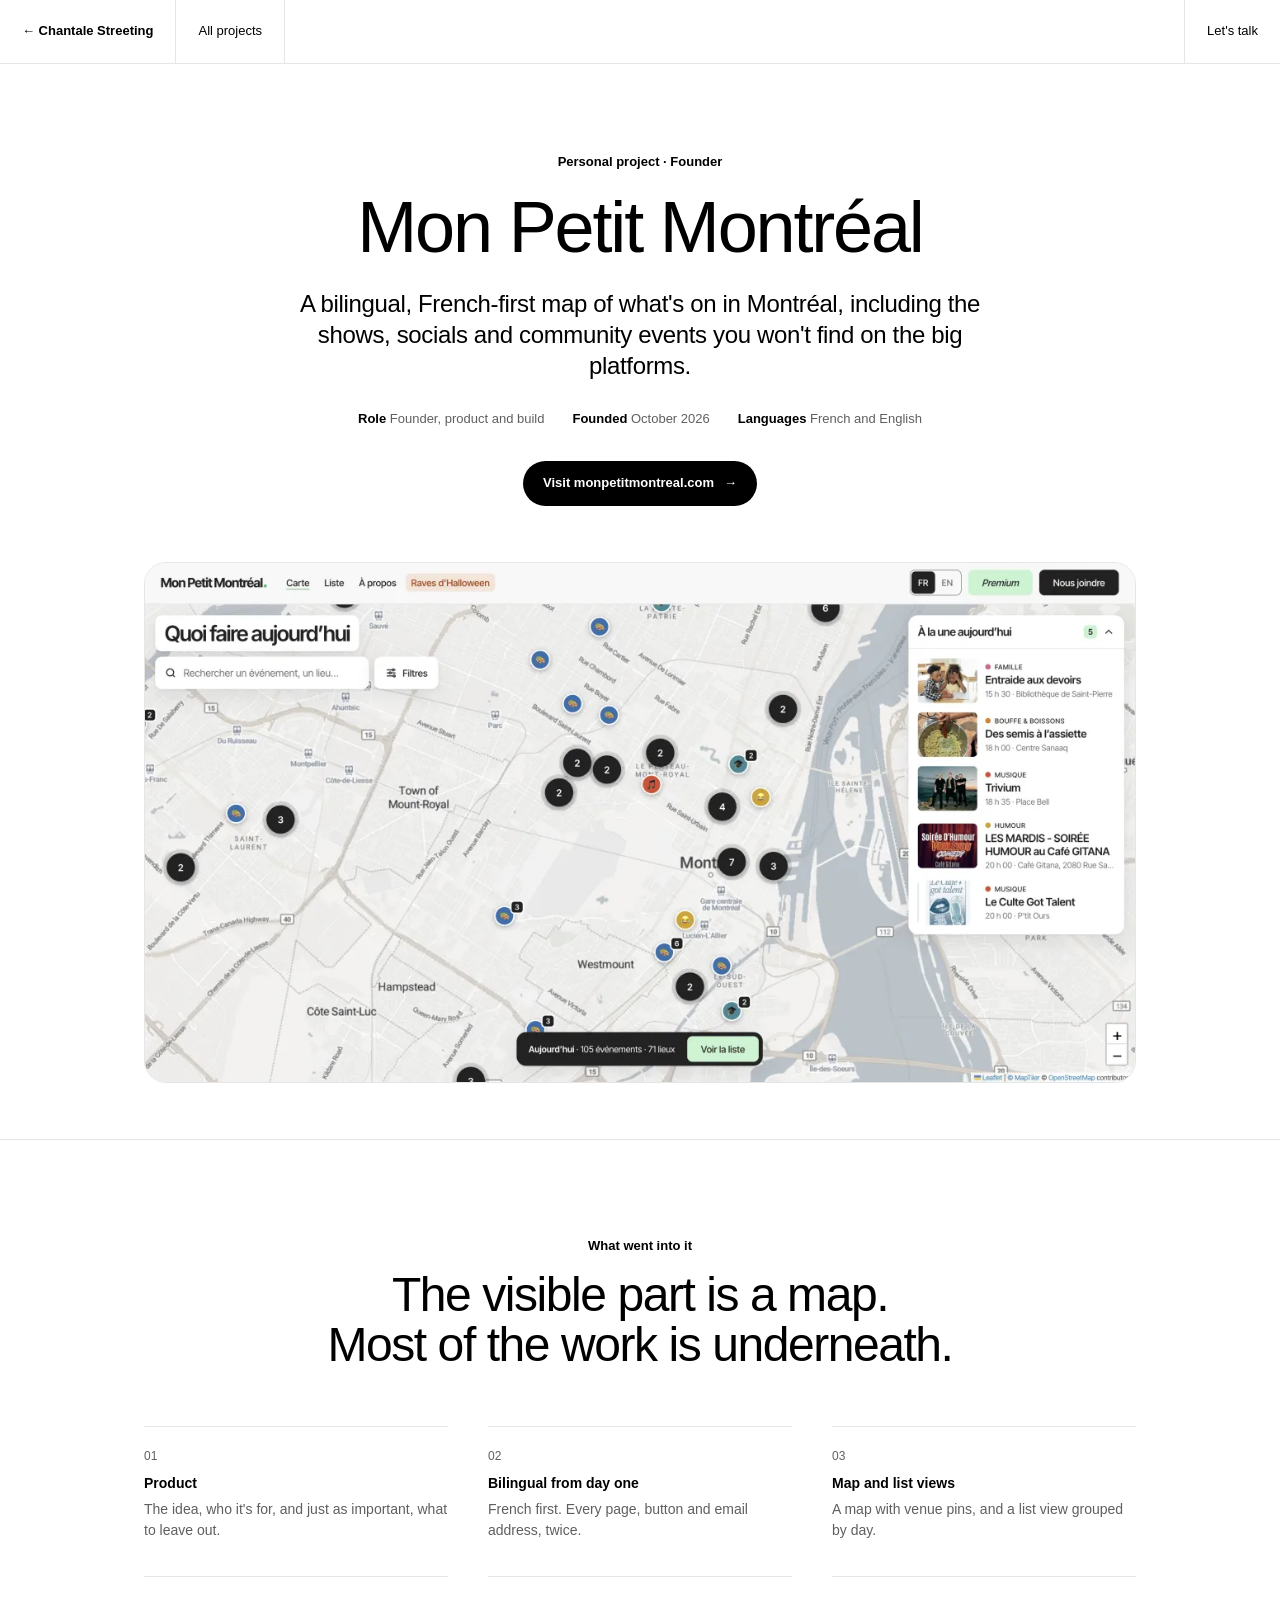
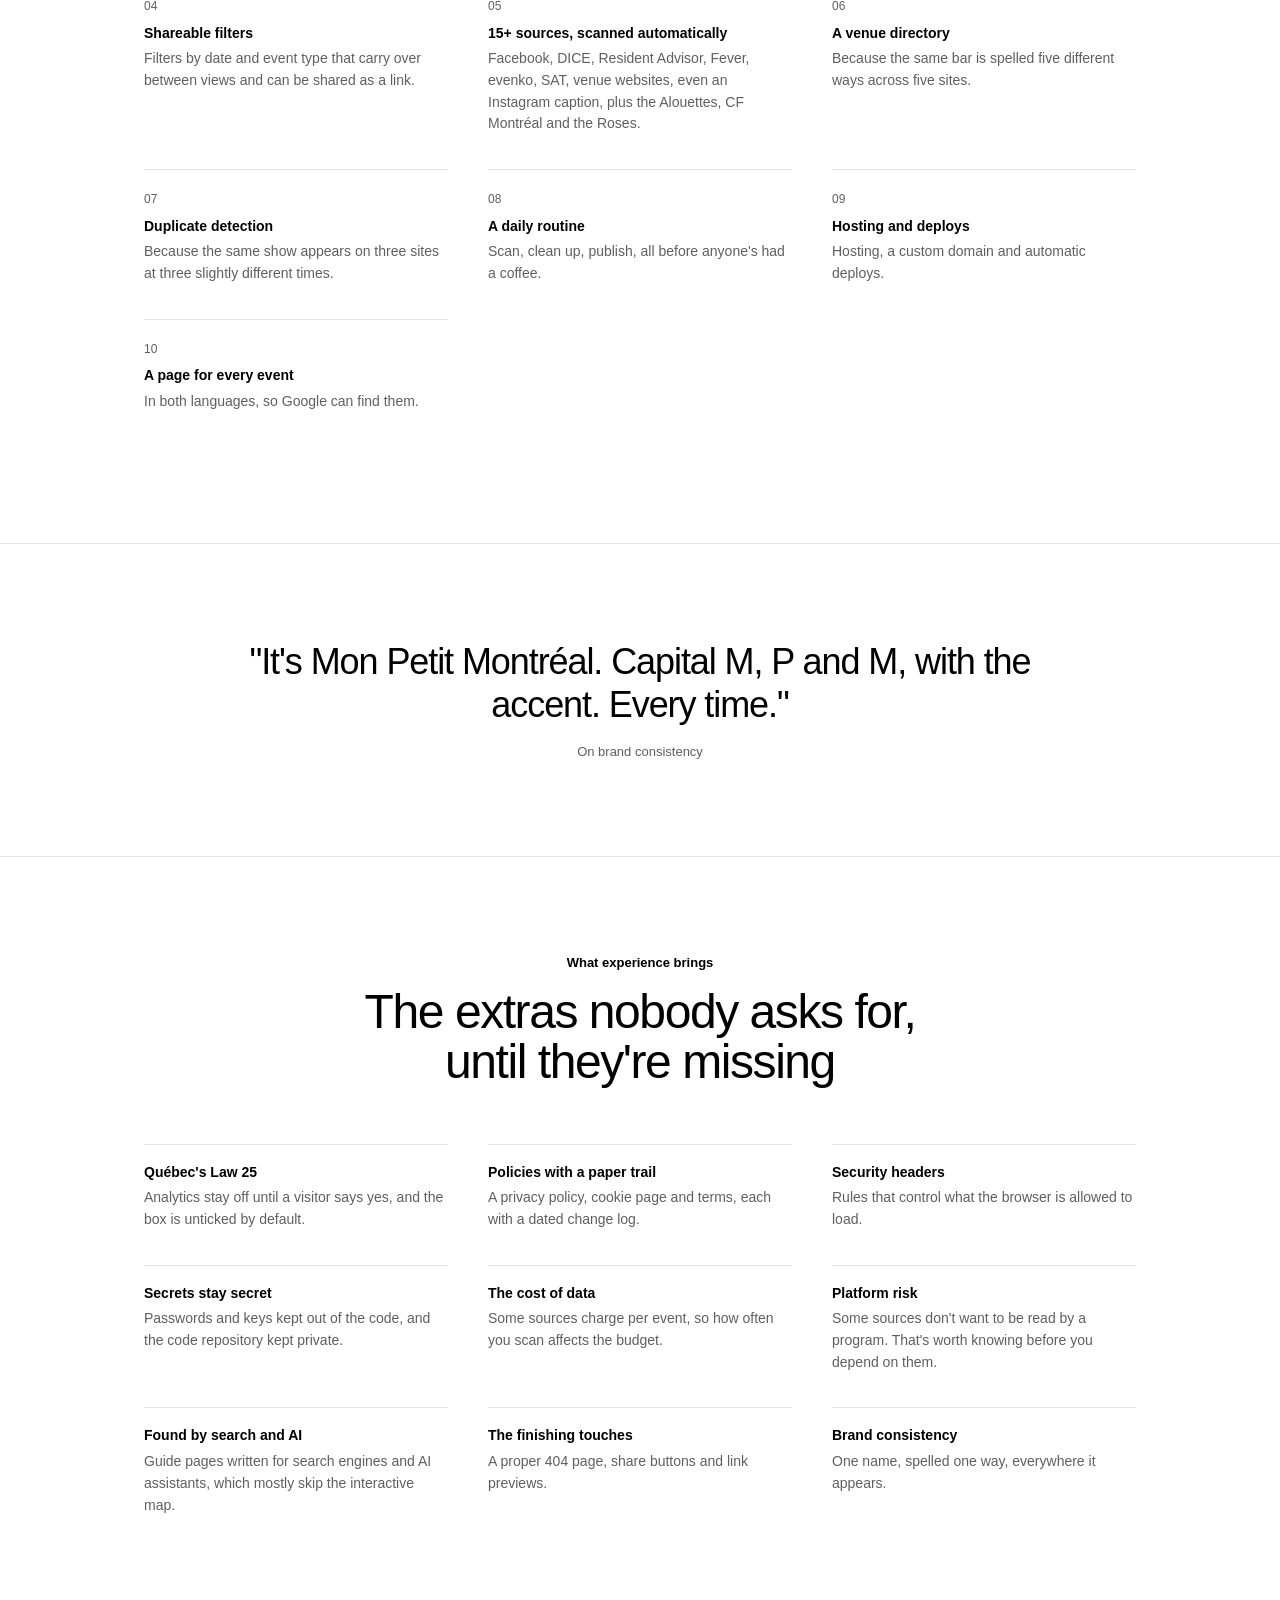
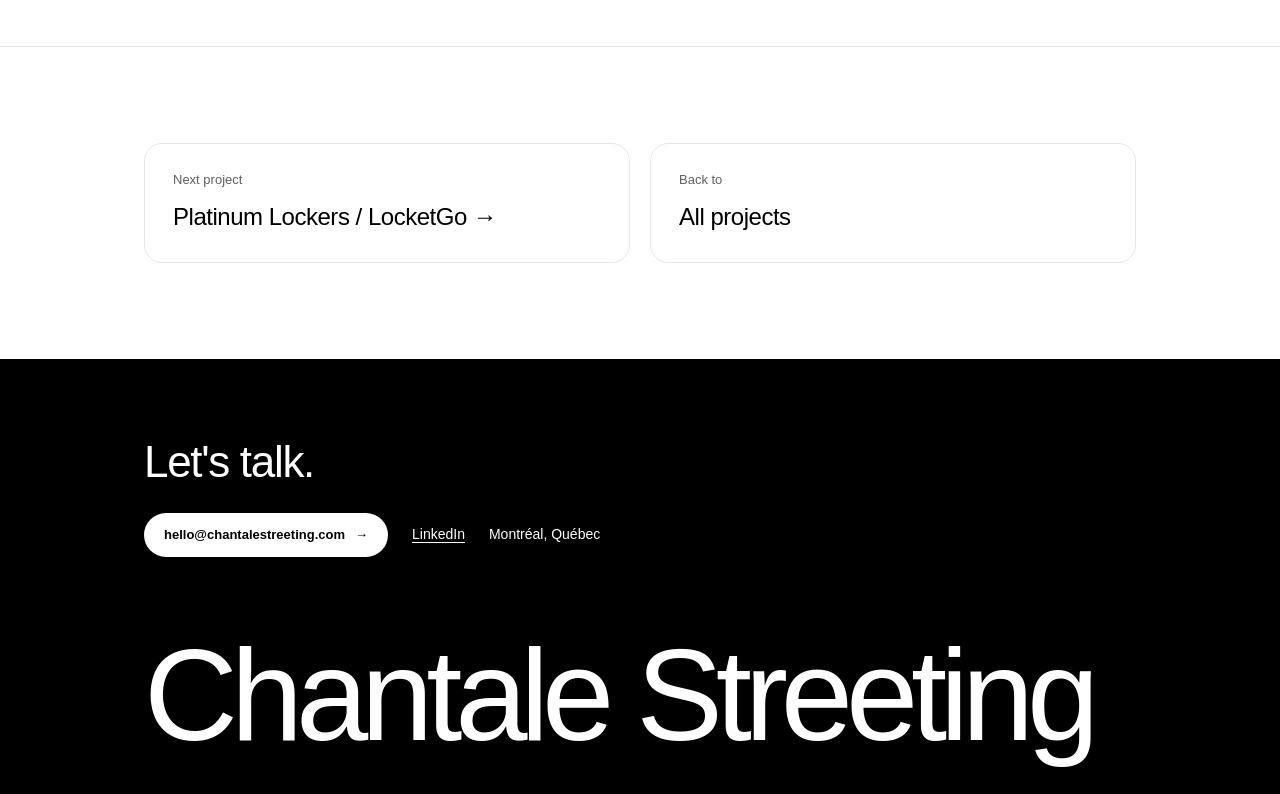
<file: mon-petit-montreal/index.html>
<!doctype html>
<html lang="en">
<head>
<meta charset="utf-8">
<meta name="viewport" content="width=device-width, initial-scale=1">
<title>Mon Petit Montréal · Chantale Streeting</title>
<meta name="description" content="How Chantale Streeting built Mon Petit Montréal, a bilingual, French-first map of what's on in Montréal, from product idea to daily data pipeline.">
<link rel="canonical" href="https://chantalestreeting.com/mon-petit-montreal/">
<meta property="og:type" content="article">
<meta property="og:url" content="https://chantalestreeting.com/mon-petit-montreal/">
<meta property="og:title" content="Mon Petit Montréal · Chantale Streeting">
<meta property="og:description" content="A bilingual, French-first map of what's on in Montréal. What went into building it.">
<meta property="og:image" content="https://chantalestreeting.com/images/mon-petit-montreal.webp">
<meta name="twitter:card" content="summary_large_image">
<link rel="icon" href="data:image/svg+xml,%3Csvg xmlns='http://www.w3.org/2000/svg' viewBox='0 0 32 32'%3E%3Ccircle cx='9' cy='16' r='5'/%3E%3Ccircle cx='17' cy='16' r='6'/%3E%3Ccircle cx='25' cy='16' r='5'/%3E%3C/svg%3E">
<link rel="stylesheet" href="../case-study.css">
</head>
<body>
<a class="skip" href="#main">Skip to content</a>
<nav class="bar" aria-label="Site">
  <a class="home" href="../">← Chantale Streeting</a>
  <a href="../#projects">All projects</a>
  <span class="spacer"></span>
  <a href="#contact">Let's talk</a>
</nav>

<main id="main">
  <section class="hero">
    <div class="wrap">
      <div class="eyebrow">Personal project · Founder</div>
      <h1>Mon Petit Montréal</h1>
      <p class="lead">A bilingual, French-first map of what's on in Montréal, including the shows, socials and community events you won't find on the big platforms.</p>
      <div class="meta"><span><b>Role</b> Founder, product and build</span><span><b>Founded</b> October 2026</span><span><b>Languages</b> French and English</span></div>
      <div class="cta"><a class="btn" href="https://monpetitmontreal.com/" target="_blank" rel="noopener">Visit monpetitmontreal.com <span aria-hidden="true">→</span></a></div>
      <div class="shot"><img src="../images/mon-petit-montreal.webp" width="1200" height="629" alt="Mon Petit Montréal map view: venue pins across Montréal and a list of today's featured events"></div>
    </div>
  </section>

  <section style="border-top:1px solid var(--line)">
    <div class="wrap">
      <div class="head">
        <div class="kicker">What went into it</div>
        <h2>The visible part is a map.<br>Most of the work is underneath.</h2>
      </div>
      <div class="grid3">
        <div class="cell"><span class="n">01</span><h3>Product</h3><p>The idea, who it's for, and just as important, what to leave out.</p></div>
        <div class="cell"><span class="n">02</span><h3>Bilingual from day one</h3><p>French first. Every page, button and email address, twice.</p></div>
        <div class="cell"><span class="n">03</span><h3>Map and list views</h3><p>A map with venue pins, and a list view grouped by day.</p></div>
        <div class="cell"><span class="n">04</span><h3>Shareable filters</h3><p>Filters by date and event type that carry over between views and can be shared as a link.</p></div>
        <div class="cell"><span class="n">05</span><h3>15+ sources, scanned automatically</h3><p>Facebook, DICE, Resident Advisor, Fever, evenko, SAT, venue websites, even an Instagram caption, plus the Alouettes, CF Montréal and the Roses.</p></div>
        <div class="cell"><span class="n">06</span><h3>A venue directory</h3><p>Because the same bar is spelled five different ways across five sites.</p></div>
        <div class="cell"><span class="n">07</span><h3>Duplicate detection</h3><p>Because the same show appears on three sites at three slightly different times.</p></div>
        <div class="cell"><span class="n">08</span><h3>A daily routine</h3><p>Scan, clean up, publish, all before anyone's had a coffee.</p></div>
        <div class="cell"><span class="n">09</span><h3>Hosting and deploys</h3><p>Hosting, a custom domain and automatic deploys.</p></div>
        <div class="cell"><span class="n">10</span><h3>A page for every event</h3><p>In both languages, so Google can find them.</p></div>
      </div>
    </div>
  </section>

  <section style="border-top:1px solid var(--line)">
    <div class="wrap">
      <p class="quote">"It's Mon Petit Montréal. Capital M, P and M, with the accent. Every time."<small>On brand consistency</small></p>
    </div>
  </section>

  <section style="border-top:1px solid var(--line)">
    <div class="wrap">
      <div class="head">
        <div class="kicker">What experience brings</div>
        <h2>The extras nobody asks for,<br>until they're missing</h2>
      </div>
      <div class="grid3">
        <div class="cell"><h3>Québec's Law 25</h3><p>Analytics stay off until a visitor says yes, and the box is unticked by default.</p></div>
        <div class="cell"><h3>Policies with a paper trail</h3><p>A privacy policy, cookie page and terms, each with a dated change log.</p></div>
        <div class="cell"><h3>Security headers</h3><p>Rules that control what the browser is allowed to load.</p></div>
        <div class="cell"><h3>Secrets stay secret</h3><p>Passwords and keys kept out of the code, and the code repository kept private.</p></div>
        <div class="cell"><h3>The cost of data</h3><p>Some sources charge per event, so how often you scan affects the budget.</p></div>
        <div class="cell"><h3>Platform risk</h3><p>Some sources don't want to be read by a program. That's worth knowing before you depend on them.</p></div>
        <div class="cell"><h3>Found by search and AI</h3><p>Guide pages written for search engines and AI assistants, which mostly skip the interactive map.</p></div>
        <div class="cell"><h3>The finishing touches</h3><p>A proper 404 page, share buttons and link previews.</p></div>
        <div class="cell"><h3>Brand consistency</h3><p>One name, spelled one way, everywhere it appears.</p></div>
      </div>
    </div>
  </section>

  <section style="border-top:1px solid var(--line)">
    <div class="wrap">
      <div class="next">
        <a href="../platinum-lockers/"><small>Next project</small><b>Platinum Lockers / LocketGo →</b></a>
        <a href="../#projects"><small>Back to</small><b>All projects</b></a>
      </div>
    </div>
  </section>
</main>

<footer id="contact">
  <div class="wrap">
    <h2>Let's talk.</h2>
    <div class="row">
      <a class="btn light" href="mailto:hello@chantalestreeting.com">hello@chantalestreeting.com <span aria-hidden="true">→</span></a>
      <a class="u" href="https://www.linkedin.com/in/chantalestreeting" target="_blank" rel="noopener">LinkedIn</a>
      <span>Montréal, Québec</span>
    </div>
    <div class="wordmark" aria-hidden="true">Chantale Streeting</div>
  </div>
</footer>
</body>
</html>
</file>
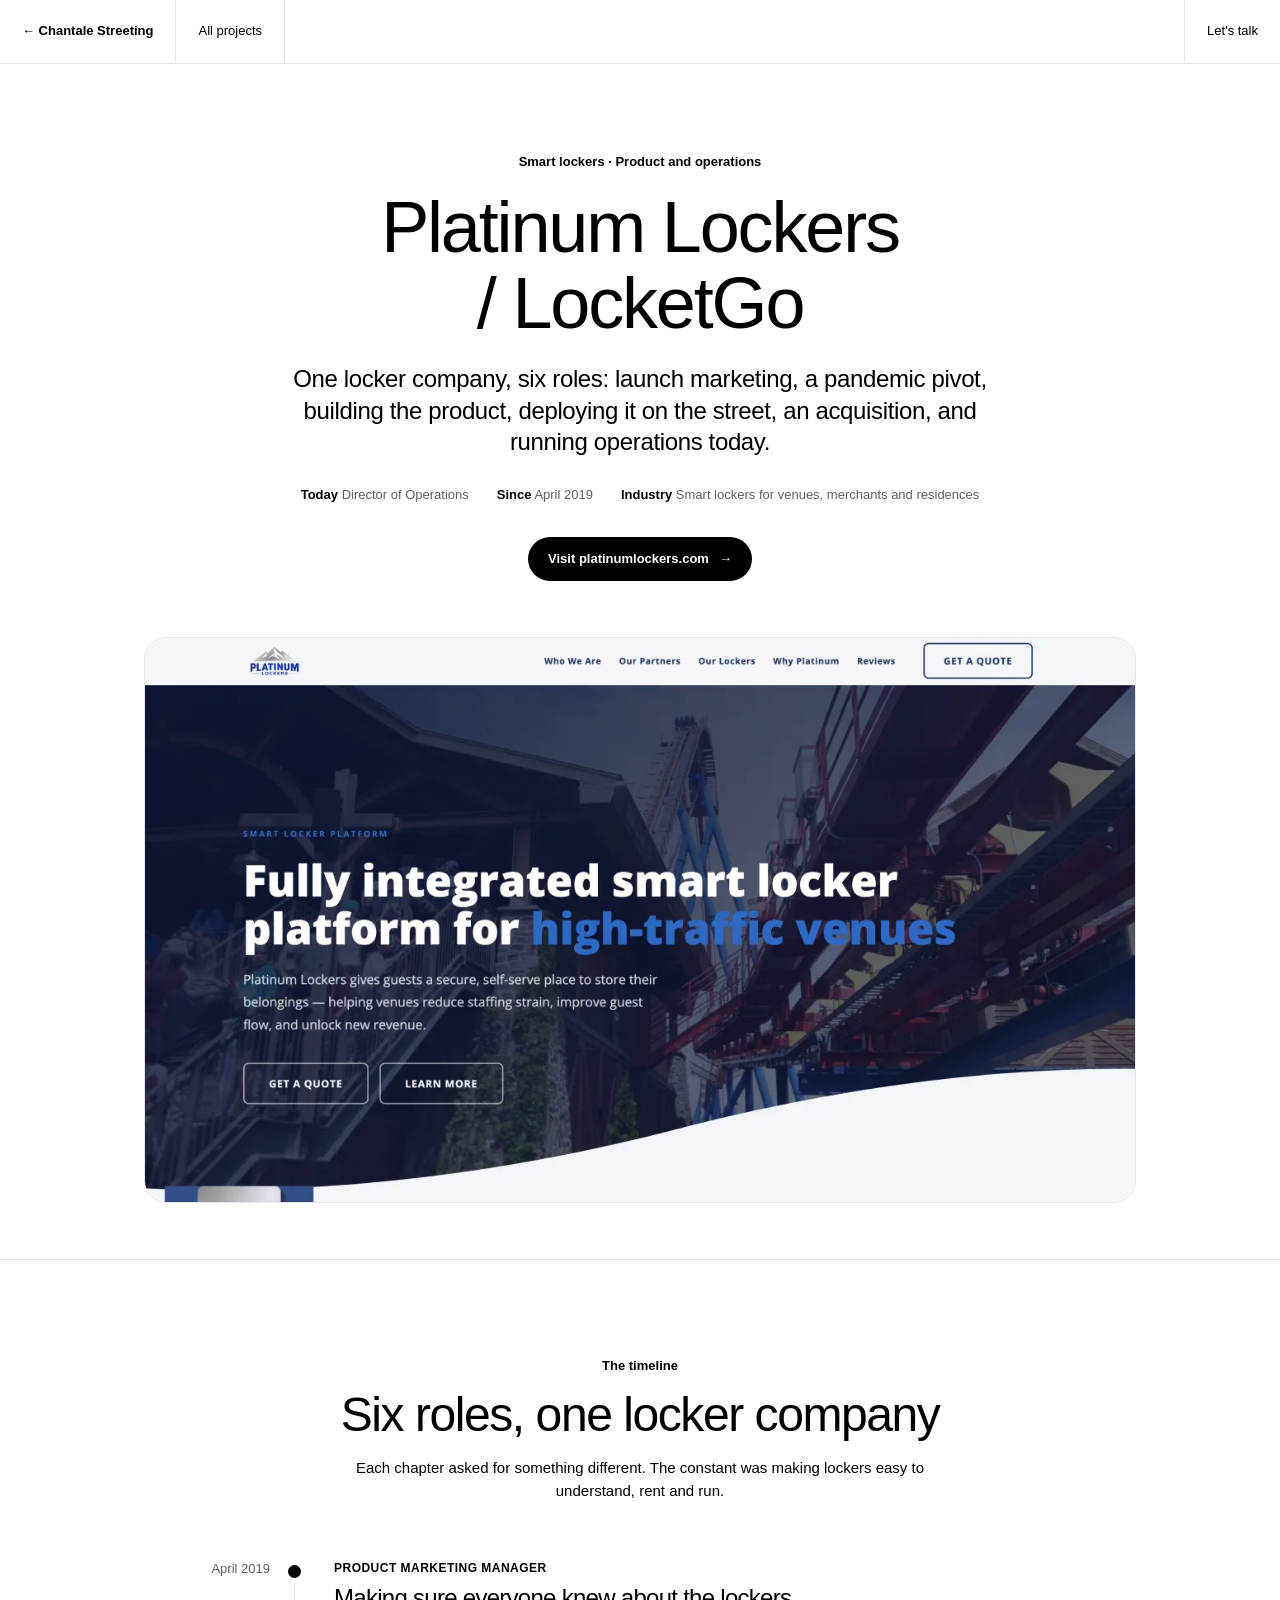
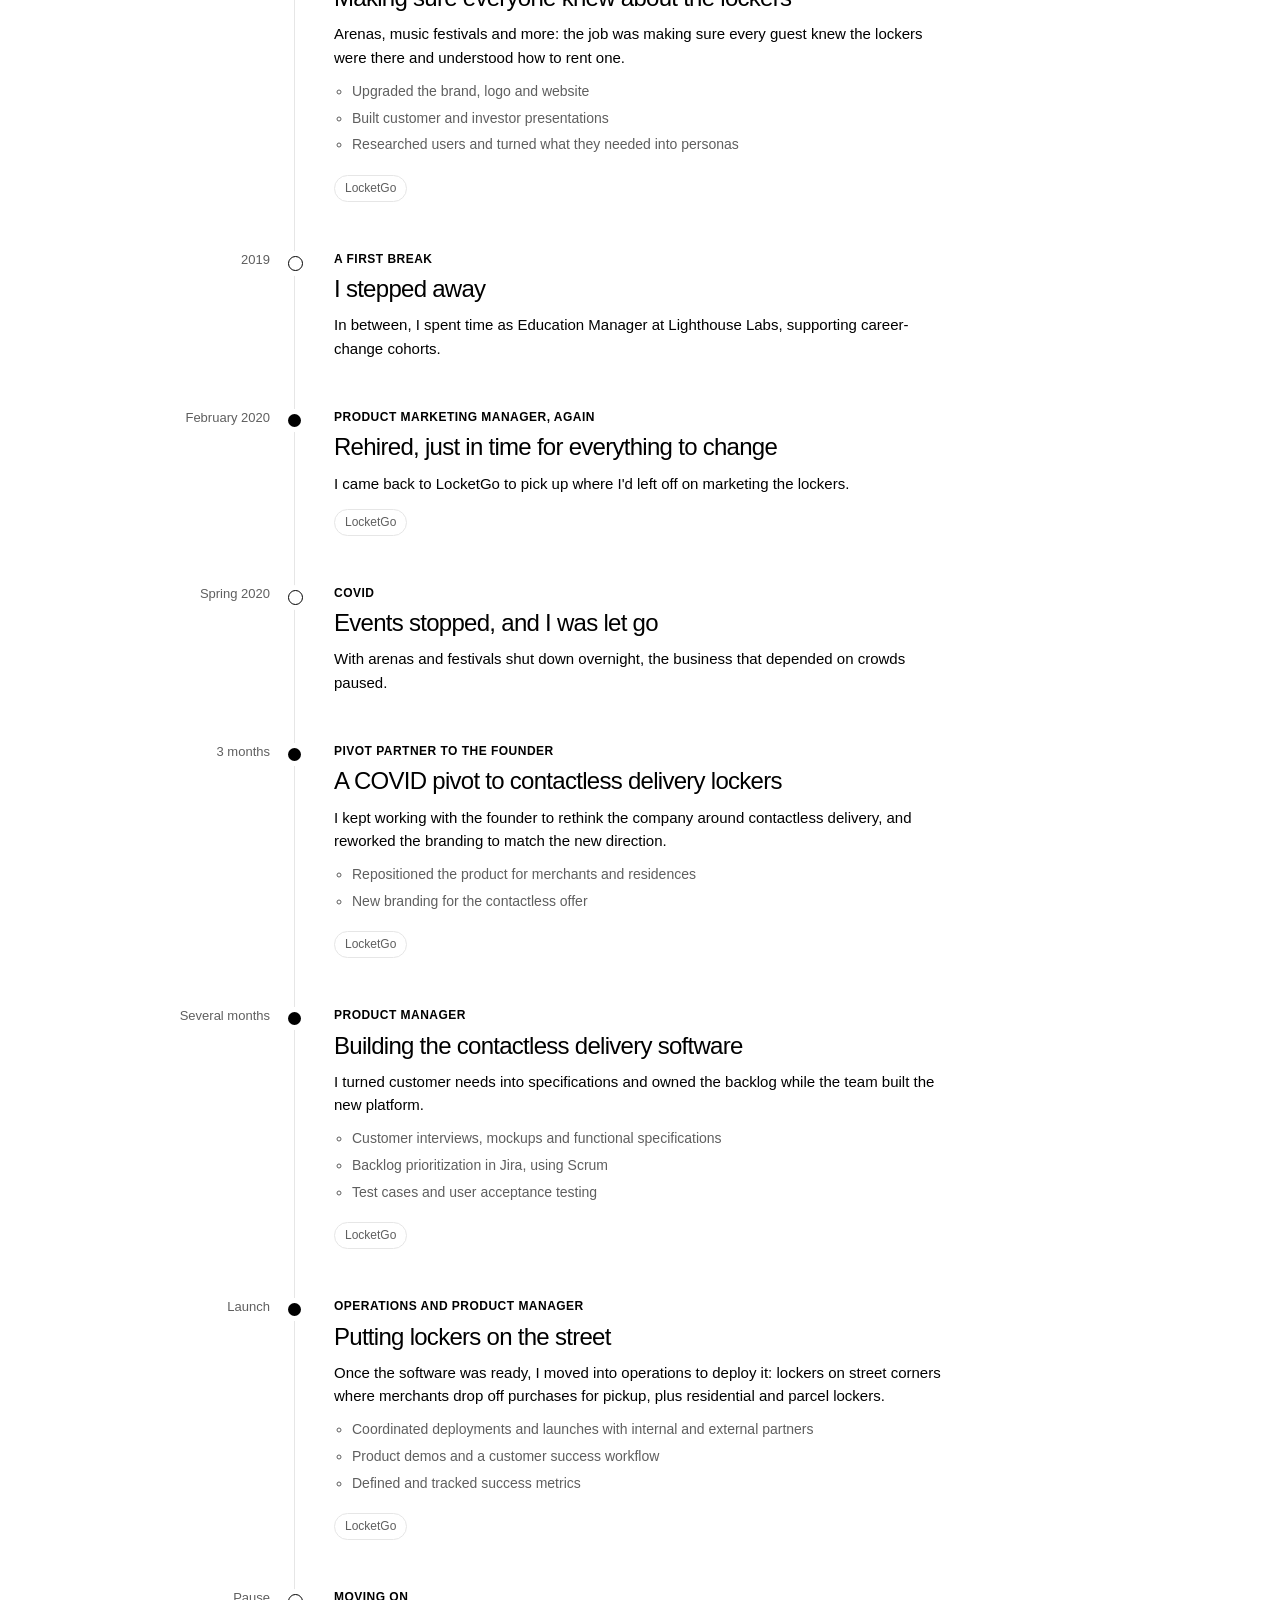
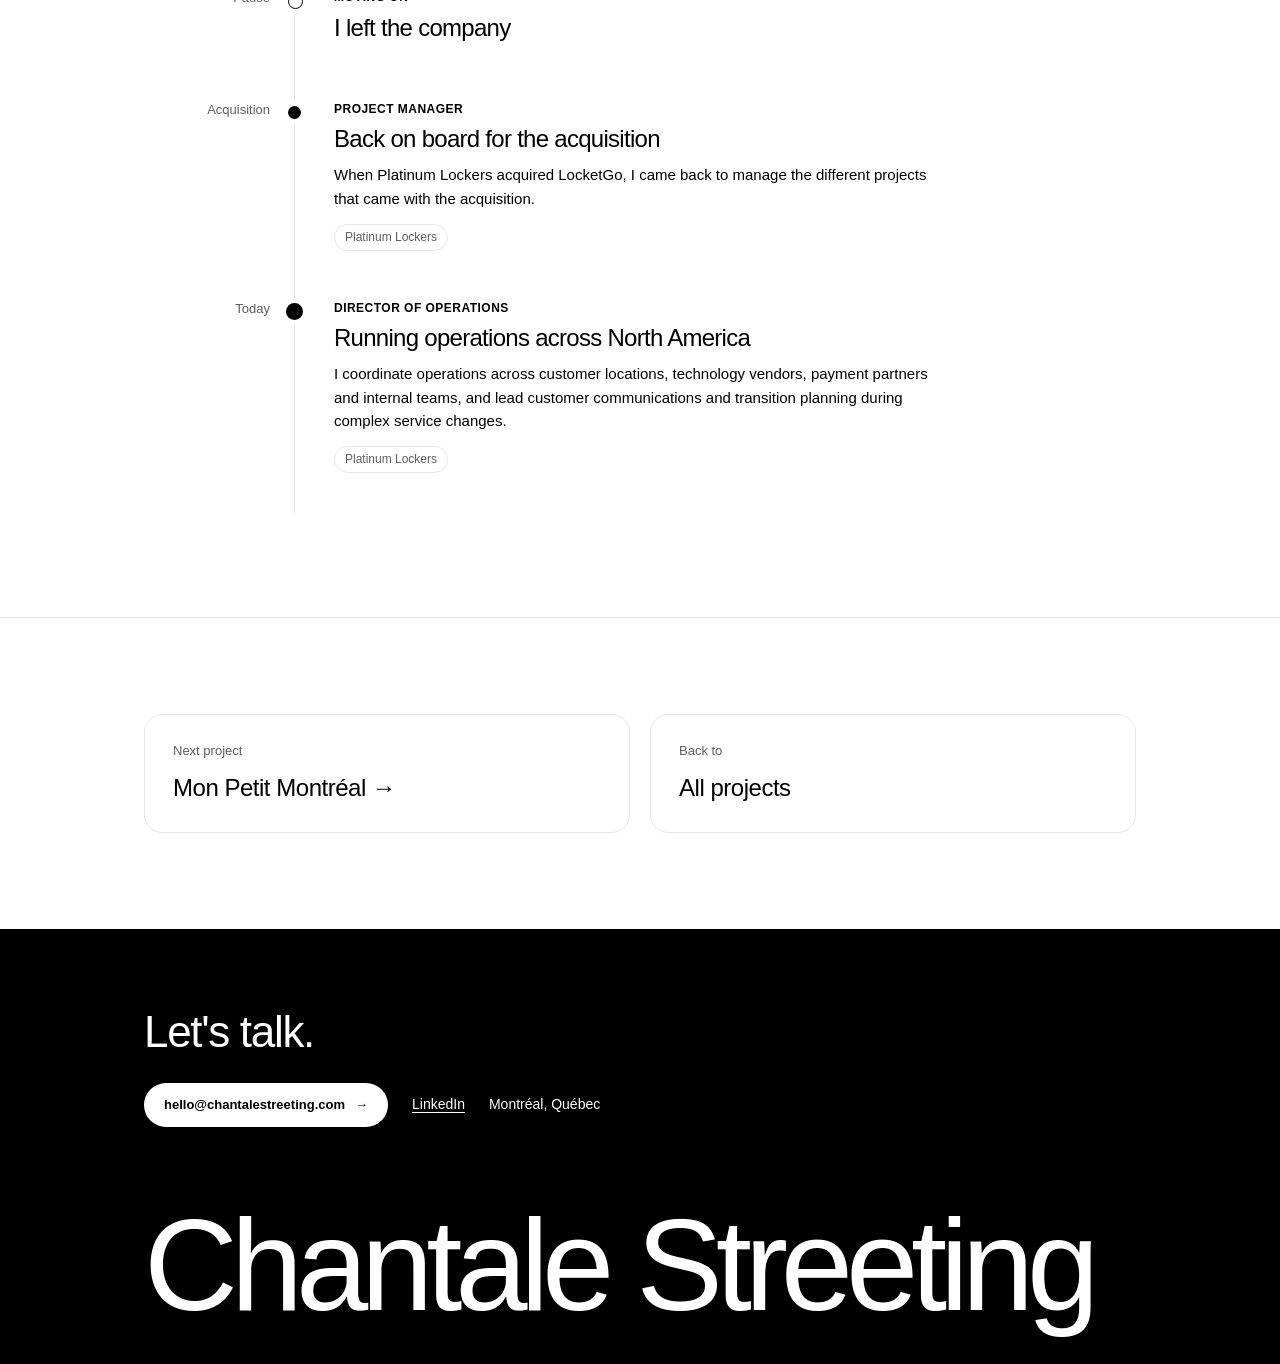
<file: platinum-lockers/index.html>
<!doctype html>
<html lang="en">
<head>
<meta charset="utf-8">
<meta name="viewport" content="width=device-width, initial-scale=1">
<title>Platinum Lockers / LocketGo · Chantale Streeting</title>
<meta name="description" content="Chantale Streeting's path with LocketGo and Platinum Lockers: from product marketing through a COVID pivot, product and operations, an acquisition, to Director of Operations.">
<link rel="canonical" href="https://chantalestreeting.com/platinum-lockers/">
<meta property="og:type" content="article">
<meta property="og:url" content="https://chantalestreeting.com/platinum-lockers/">
<meta property="og:title" content="Platinum Lockers / LocketGo · Chantale Streeting">
<meta property="og:description" content="From product marketing to Director of Operations, through a pivot and an acquisition.">
<meta property="og:image" content="https://chantalestreeting.com/images/platinum-lockers.webp">
<meta name="twitter:card" content="summary_large_image">
<link rel="icon" href="data:image/svg+xml,%3Csvg xmlns='http://www.w3.org/2000/svg' viewBox='0 0 32 32'%3E%3Ccircle cx='9' cy='16' r='5'/%3E%3Ccircle cx='17' cy='16' r='6'/%3E%3Ccircle cx='25' cy='16' r='5'/%3E%3C/svg%3E">
<link rel="stylesheet" href="../case-study.css">
</head>
<body>
<a class="skip" href="#main">Skip to content</a>
<nav class="bar" aria-label="Site">
  <a class="home" href="../">← Chantale Streeting</a>
  <a href="../#projects">All projects</a>
  <span class="spacer"></span>
  <a href="#contact">Let's talk</a>
</nav>

<main id="main">
  <section class="hero">
    <div class="wrap">
      <div class="eyebrow">Smart lockers · Product and operations</div>
      <h1>Platinum Lockers<br>/ LocketGo</h1>
      <p class="lead">One locker company, six roles: launch marketing, a pandemic pivot, building the product, deploying it on the street, an acquisition, and running operations today.</p>
      <div class="meta"><span><b>Today</b> Director of Operations</span><span><b>Since</b> April 2019</span><span><b>Industry</b> Smart lockers for venues, merchants and residences</span></div>
      <div class="cta"><a class="btn" href="https://www.platinumlockers.com/" target="_blank" rel="noopener">Visit platinumlockers.com <span aria-hidden="true">→</span></a></div>
      <div class="shot"><img src="../images/platinum-lockers.webp" width="1200" height="683" alt="Platinum Lockers website: fully integrated smart locker platform for high-traffic venues"></div>
    </div>
  </section>

  <section style="border-top:1px solid var(--line)">
    <div class="wrap">
      <div class="head">
        <div class="kicker">The timeline</div>
        <h2>Six roles, one locker company</h2>
        <p>Each chapter asked for something different. The constant was making lockers easy to understand, rent and run.</p>
      </div>
      <ol class="timeline">
        <li class="step">
          <div class="when">April 2019</div>
          <div>
            <div class="role">Product Marketing Manager</div>
            <h3>Making sure everyone knew about the lockers</h3>
            <p>Arenas, music festivals and more: the job was making sure every guest knew the lockers were there and understood how to rent one.</p>
            <ul>
              <li>Upgraded the brand, logo and website</li>
              <li>Built customer and investor presentations</li>
              <li>Researched users and turned what they needed into personas</li>
            </ul>
            <span class="company">LocketGo</span>
          </div>
        </li>
        <li class="step gap">
          <div class="when">2019</div>
          <div>
            <div class="role">A first break</div>
            <h3>I stepped away</h3>
            <p>In between, I spent time as Education Manager at Lighthouse Labs, supporting career-change cohorts.</p>
          </div>
        </li>
        <li class="step">
          <div class="when">February 2020</div>
          <div>
            <div class="role">Product Marketing Manager, again</div>
            <h3>Rehired, just in time for everything to change</h3>
            <p>I came back to LocketGo to pick up where I'd left off on marketing the lockers.</p>
            <span class="company">LocketGo</span>
          </div>
        </li>
        <li class="step gap">
          <div class="when">Spring 2020</div>
          <div>
            <div class="role">COVID</div>
            <h3>Events stopped, and I was let go</h3>
            <p>With arenas and festivals shut down overnight, the business that depended on crowds paused.</p>
          </div>
        </li>
        <li class="step">
          <div class="when">3 months</div>
          <div>
            <div class="role">Pivot partner to the founder</div>
            <h3>A COVID pivot to contactless delivery lockers</h3>
            <p>I kept working with the founder to rethink the company around contactless delivery, and reworked the branding to match the new direction.</p>
            <ul>
              <li>Repositioned the product for merchants and residences</li>
              <li>New branding for the contactless offer</li>
            </ul>
            <span class="company">LocketGo</span>
          </div>
        </li>
        <li class="step">
          <div class="when">Several months</div>
          <div>
            <div class="role">Product Manager</div>
            <h3>Building the contactless delivery software</h3>
            <p>I turned customer needs into specifications and owned the backlog while the team built the new platform.</p>
            <ul>
              <li>Customer interviews, mockups and functional specifications</li>
              <li>Backlog prioritization in Jira, using Scrum</li>
              <li>Test cases and user acceptance testing</li>
            </ul>
            <span class="company">LocketGo</span>
          </div>
        </li>
        <li class="step">
          <div class="when">Launch</div>
          <div>
            <div class="role">Operations and Product Manager</div>
            <h3>Putting lockers on the street</h3>
            <p>Once the software was ready, I moved into operations to deploy it: lockers on street corners where merchants drop off purchases for pickup, plus residential and parcel lockers.</p>
            <ul>
              <li>Coordinated deployments and launches with internal and external partners</li>
              <li>Product demos and a customer success workflow</li>
              <li>Defined and tracked success metrics</li>
            </ul>
            <span class="company">LocketGo</span>
          </div>
        </li>
        <li class="step gap">
          <div class="when">Pause</div>
          <div>
            <div class="role">Moving on</div>
            <h3>I left the company</h3>
          </div>
        </li>
        <li class="step">
          <div class="when">Acquisition</div>
          <div>
            <div class="role">Project Manager</div>
            <h3>Back on board for the acquisition</h3>
            <p>When Platinum Lockers acquired LocketGo, I came back to manage the different projects that came with the acquisition.</p>
            <span class="company">Platinum Lockers</span>
          </div>
        </li>
        <li class="step now">
          <div class="when">Today</div>
          <div>
            <div class="role">Director of Operations</div>
            <h3>Running operations across North America</h3>
            <p>I coordinate operations across customer locations, technology vendors, payment partners and internal teams, and lead customer communications and transition planning during complex service changes.</p>
            <span class="company">Platinum Lockers</span>
          </div>
        </li>
      </ol>
    </div>
  </section>

  <section style="border-top:1px solid var(--line)">
    <div class="wrap">
      <div class="next">
        <a href="../mon-petit-montreal/"><small>Next project</small><b>Mon Petit Montréal →</b></a>
        <a href="../#projects"><small>Back to</small><b>All projects</b></a>
      </div>
    </div>
  </section>
</main>

<footer id="contact">
  <div class="wrap">
    <h2>Let's talk.</h2>
    <div class="row">
      <a class="btn light" href="mailto:hello@chantalestreeting.com">hello@chantalestreeting.com <span aria-hidden="true">→</span></a>
      <a class="u" href="https://www.linkedin.com/in/chantalestreeting" target="_blank" rel="noopener">LinkedIn</a>
      <span>Montréal, Québec</span>
    </div>
    <div class="wordmark" aria-hidden="true">Chantale Streeting</div>
  </div>
</footer>
</body>
</html>
</file>
<file: case-study.css>
/* Shared styles for project case-study pages. Matches the homepage. */
:root{--bg:#fff;--ink:#000;--muted:#5f5f5f;--line:#e6e6e6;--soft:#f5f5f5;--active:#ececec;--bar:64px}
*{box-sizing:border-box}
html{scroll-behavior:smooth;scroll-padding-top:var(--bar)}
body{margin:0;background:var(--bg);color:var(--ink);font:15px/1.55 "Helvetica Neue",Helvetica,Arial,sans-serif;-webkit-font-smoothing:antialiased;padding-top:var(--bar)}
a{color:inherit}
h1,h2,h3{font-weight:400;margin:0;letter-spacing:-.03em;line-height:1.05}
p{margin:0}
.wrap{max-width:1040px;margin:0 auto;padding:0 24px}
.narrow{max-width:760px}
section{padding:96px 0}
.skip{position:absolute;left:-999px}.skip:focus{left:16px;top:16px;z-index:99;background:#fff;padding:8px 12px}

/* top bar, same tiles as the homepage tray */
.bar{position:fixed;top:0;left:0;right:0;z-index:30;height:var(--bar);background:#fff;border-bottom:1px solid var(--line);display:flex}
.bar a{display:flex;align-items:center;gap:10px;padding:0 22px;text-decoration:none;font-size:13px;border-right:1px solid var(--line);white-space:nowrap}
.bar a:hover{background:var(--soft)}
.bar a.home{font-weight:600}
.bar .spacer{flex:1;border-right:1px solid var(--line)}
.bar a:last-child{border-right:0}

/* hero */
.hero{padding:88px 0 56px;text-align:center}
.eyebrow{font-size:13px;font-weight:600;margin-bottom:18px}
.hero h1{font-size:clamp(44px,7vw,72px)}
.hero .lead{font-size:clamp(19px,2.4vw,24px);line-height:1.3;letter-spacing:-.015em;max-width:720px;margin:22px auto 0}
.meta{display:flex;flex-wrap:wrap;justify-content:center;gap:10px 28px;margin-top:28px;font-size:13px;color:var(--muted)}
.meta b{color:var(--ink);font-weight:600}
.btn{display:inline-flex;align-items:center;gap:10px;background:var(--ink);color:#fff;text-decoration:none;font-size:13px;font-weight:600;padding:12px 20px;border-radius:999px}
.btn:hover{background:#262626}
.btn.light{background:#fff;color:#000}
.cta{margin-top:32px}
.shot{margin-top:56px;border-radius:22px;overflow:hidden;border:1px solid var(--line);background:var(--soft)}
.shot img{display:block;width:100%;height:auto}

/* section heads */
.head{text-align:center;margin-bottom:56px}
.head h2{font-size:clamp(34px,5vw,48px)}
.head p{max-width:600px;margin:16px auto 0}
.kicker{font-size:13px;font-weight:600;margin-bottom:14px}

/* feature grid */
.grid3{display:grid;grid-template-columns:repeat(3,1fr);gap:0 40px}
.cell{border-top:1px solid var(--line);padding:20px 0 34px}
.cell h3{font-size:14px;font-weight:600;letter-spacing:0;margin-bottom:8px}
.cell p{color:var(--muted);font-size:14px}
.cell .n{display:block;font-size:12px;color:var(--muted);margin-bottom:10px;font-variant-numeric:tabular-nums}
@media (max-width:820px){.grid3{grid-template-columns:repeat(2,1fr)}}
@media (max-width:560px){.grid3{grid-template-columns:1fr}}

/* pull quote */
.quote{font-size:clamp(24px,3.6vw,36px);line-height:1.2;letter-spacing:-.03em;text-align:center;max-width:820px;margin:0 auto}
.quote small{display:block;font-size:13px;letter-spacing:0;color:var(--muted);margin-top:18px}

/* timeline */
.timeline{list-style:none;margin:0;padding:0;position:relative}
.timeline::before{content:"";position:absolute;left:150px;top:8px;bottom:8px;width:1px;background:var(--line)}
.step{display:grid;grid-template-columns:150px 1fr;gap:0 40px;padding:0 0 48px;position:relative}
.step::before{content:"";position:absolute;left:144px;top:6px;width:13px;height:13px;border-radius:50%;background:#000;box-shadow:0 0 0 5px #fff}
.step.gap::before{background:#fff;border:1.5px solid #000}
.step.now::before{width:17px;height:17px;left:142px;top:4px}
.step .when{font-size:13px;color:var(--muted);padding-right:24px;text-align:right;font-variant-numeric:tabular-nums}
.step .role{font-size:12px;font-weight:600;letter-spacing:.04em;text-transform:uppercase;margin-bottom:8px}
.step h3{font-size:24px;margin-bottom:12px}
.step p{max-width:620px}
.step ul{margin:12px 0 0;padding-left:18px;color:var(--muted);font-size:14px;max-width:620px}
.step li{margin-bottom:5px}
.step .company{display:inline-block;font-size:12px;border:1px solid var(--line);border-radius:999px;padding:3px 10px;margin-top:14px;color:var(--muted)}
@media (max-width:640px){
  .timeline::before{left:6px}
  .step{grid-template-columns:1fr;padding-left:32px}
  .step::before{left:0}.step.now::before{left:-2px}
  .step .when{text-align:left;padding:0 0 6px}
}

/* next project + footer */
.next{display:grid;grid-template-columns:1fr 1fr;gap:20px}
.next a{display:block;border:1px solid var(--line);border-radius:18px;padding:26px 28px;text-decoration:none}
.next a:hover{background:var(--soft)}
.next small{display:block;color:var(--muted);font-size:13px;margin-bottom:8px}
.next b{font-weight:400;font-size:24px;letter-spacing:-.02em}
@media (max-width:640px){.next{grid-template-columns:1fr}}
footer{background:#000;color:#fff;padding:80px 0 40px;overflow:hidden}
footer h2{font-size:clamp(34px,5vw,44px)}
footer .row{display:flex;flex-wrap:wrap;gap:14px 24px;align-items:center;margin-top:28px;font-size:14px}
footer .row a.u{text-decoration:underline;text-underline-offset:3px}
.wordmark{font-size:clamp(48px,11vw,130px);letter-spacing:-.055em;line-height:.9;margin-top:80px}

@media (max-width:640px){
  .wrap{padding:0 16px}
  section{padding:72px 0}
  .hero{padding:56px 0 40px}
  .bar a{padding:0 14px}
  .bar .spacer{display:none}
}
@media print{.bar,.cta,.next,.wordmark{display:none!important}body{padding:0}}
</file>
